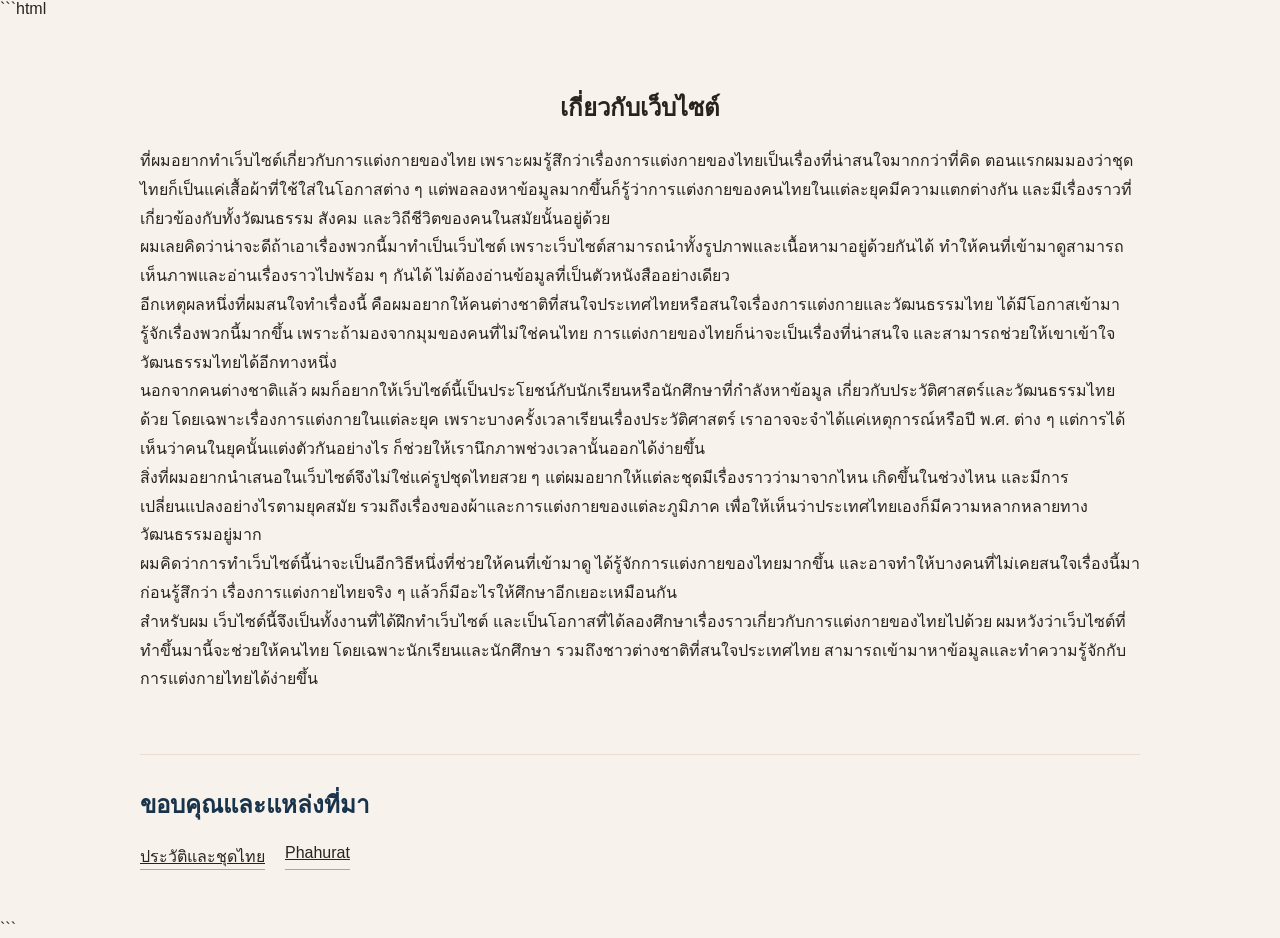
<file: about.html>
```html
<!DOCTYPE html>
<html lang="th">

<head>
    <meta charset="UTF-8">
    <meta name="viewport" content="width=device-width, initial-scale=1.0">
    <title>เกี่ยวกับเรา</title>
    <link rel="stylesheet" href="about.css">
</head>

<body>
    <main>
        <section class="about-container">

            <div class="text">
                <h1>เกี่ยวกับเว็บไซต์</h1>

                <p>
                    ที่ผมอยากทำเว็บไซต์เกี่ยวกับการแต่งกายของไทย
                    เพราะผมรู้สึกว่าเรื่องการแต่งกายของไทยเป็นเรื่องที่น่าสนใจมากกว่าที่คิด
                    ตอนแรกผมมองว่าชุดไทยก็เป็นแค่เสื้อผ้าที่ใช้ใส่ในโอกาสต่าง ๆ
                    แต่พอลองหาข้อมูลมากขึ้นก็รู้ว่าการแต่งกายของคนไทยในแต่ละยุคมีความแตกต่างกัน
                    และมีเรื่องราวที่เกี่ยวข้องกับทั้งวัฒนธรรม สังคม และวิถีชีวิตของคนในสมัยนั้นอยู่ด้วย
                </p>

                <p>
                    ผมเลยคิดว่าน่าจะดีถ้าเอาเรื่องพวกนี้มาทำเป็นเว็บไซต์
                    เพราะเว็บไซต์สามารถนำทั้งรูปภาพและเนื้อหามาอยู่ด้วยกันได้
                    ทำให้คนที่เข้ามาดูสามารถเห็นภาพและอ่านเรื่องราวไปพร้อม ๆ กันได้
                    ไม่ต้องอ่านข้อมูลที่เป็นตัวหนังสืออย่างเดียว
                </p>

                <p>
                    อีกเหตุผลหนึ่งที่ผมสนใจทำเรื่องนี้
                    คือผมอยากให้คนต่างชาติที่สนใจประเทศไทยหรือสนใจเรื่องการแต่งกายและวัฒนธรรมไทย
                    ได้มีโอกาสเข้ามารู้จักเรื่องพวกนี้มากขึ้น
                    เพราะถ้ามองจากมุมของคนที่ไม่ใช่คนไทย
                    การแต่งกายของไทยก็น่าจะเป็นเรื่องที่น่าสนใจ
                    และสามารถช่วยให้เขาเข้าใจวัฒนธรรมไทยได้อีกทางหนึ่ง
                </p>

                <p>
                    นอกจากคนต่างชาติแล้ว
                    ผมก็อยากให้เว็บไซต์นี้เป็นประโยชน์กับนักเรียนหรือนักศึกษาที่กำลังหาข้อมูล
                    เกี่ยวกับประวัติศาสตร์และวัฒนธรรมไทยด้วย
                    โดยเฉพาะเรื่องการแต่งกายในแต่ละยุค
                    เพราะบางครั้งเวลาเรียนเรื่องประวัติศาสตร์
                    เราอาจจะจำได้แค่เหตุการณ์หรือปี พ.ศ. ต่าง ๆ
                    แต่การได้เห็นว่าคนในยุคนั้นแต่งตัวกันอย่างไร
                    ก็ช่วยให้เรานึกภาพช่วงเวลานั้นออกได้ง่ายขึ้น
                </p>

                <p>
                    สิ่งที่ผมอยากนำเสนอในเว็บไซต์จึงไม่ใช่แค่รูปชุดไทยสวย ๆ
                    แต่ผมอยากให้แต่ละชุดมีเรื่องราวว่ามาจากไหน
                    เกิดขึ้นในช่วงไหน และมีการเปลี่ยนแปลงอย่างไรตามยุคสมัย
                    รวมถึงเรื่องของผ้าและการแต่งกายของแต่ละภูมิภาค
                    เพื่อให้เห็นว่าประเทศไทยเองก็มีความหลากหลายทางวัฒนธรรมอยู่มาก
                </p>

                <p>
                    ผมคิดว่าการทำเว็บไซต์นี้น่าจะเป็นอีกวิธีหนึ่งที่ช่วยให้คนที่เข้ามาดู
                    ได้รู้จักการแต่งกายของไทยมากขึ้น
                    และอาจทำให้บางคนที่ไม่เคยสนใจเรื่องนี้มาก่อนรู้สึกว่า
                    เรื่องการแต่งกายไทยจริง ๆ แล้วก็มีอะไรให้ศึกษาอีกเยอะเหมือนกัน
                </p>

                <p>
                    สำหรับผม เว็บไซต์นี้จึงเป็นทั้งงานที่ได้ฝึกทำเว็บไซต์
                    และเป็นโอกาสที่ได้ลองศึกษาเรื่องราวเกี่ยวกับการแต่งกายของไทยไปด้วย
                    ผมหวังว่าเว็บไซต์ที่ทำขึ้นมานี้จะช่วยให้คนไทย
                    โดยเฉพาะนักเรียนและนักศึกษา
                    รวมถึงชาวต่างชาติที่สนใจประเทศไทย
                    สามารถเข้ามาหาข้อมูลและทำความรู้จักกับการแต่งกายไทยได้ง่ายขึ้น
                </p>
            </div>

            <div class="source">
                <h2>ขอบคุณและแหล่งที่มา</h2>

                <div class="link-contact">
                    <a href="https://qsds.go.th/newqssclei" target="_blank">
                        ประวัติและชุดไทย
                    </a>
                    <a href="https://www.phahurat.com/" target="_blank">
                        Phahurat
                    </a>
                </div>
            </div>

        </section>
    </main>
</body>

</html>
```
</file>
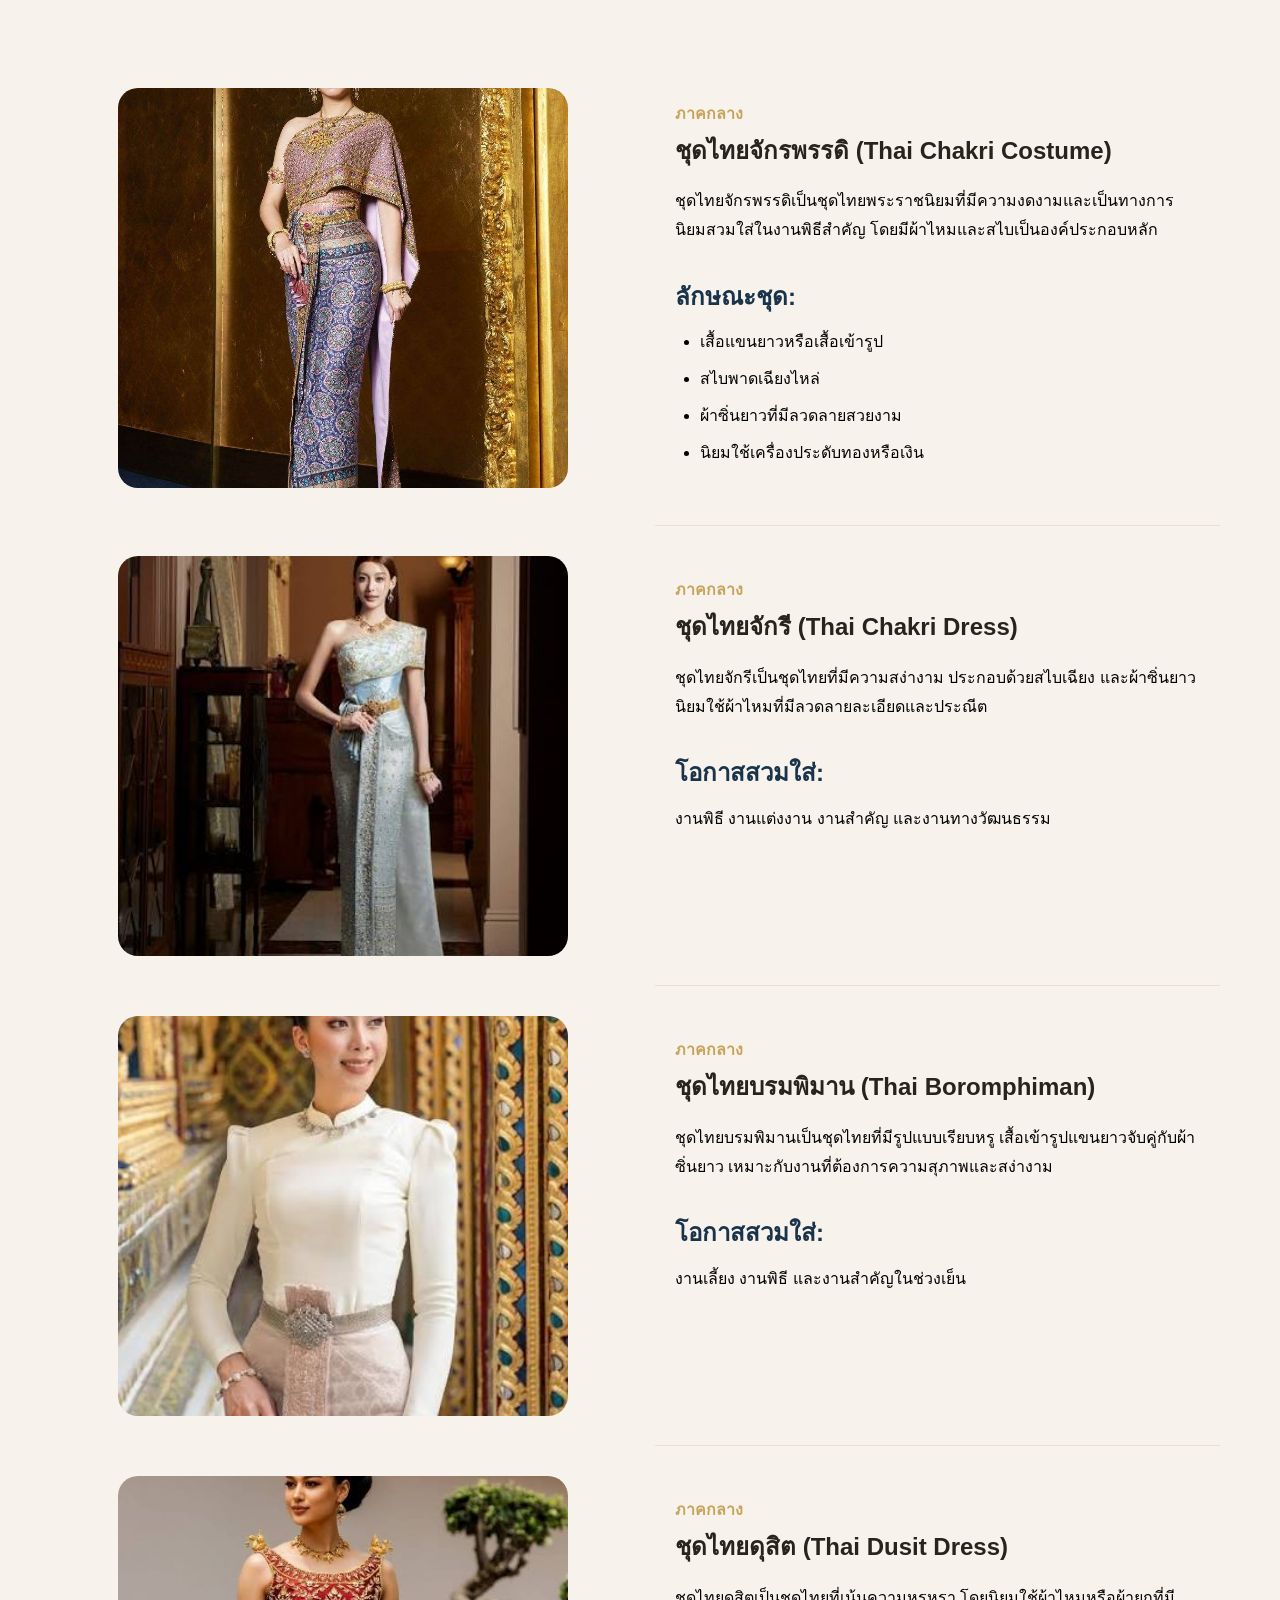
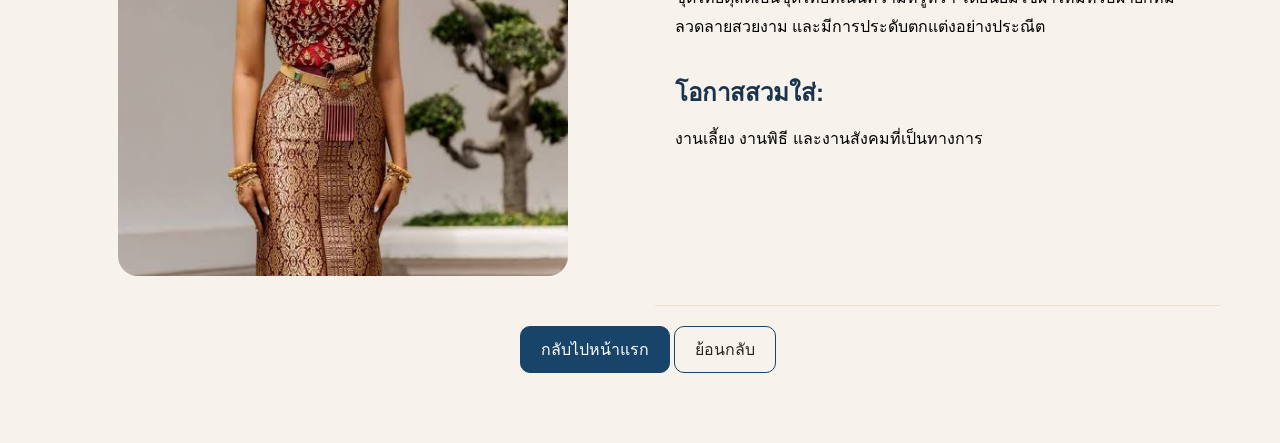
<file: costume_central.html>
<!DOCTYPE html>
<html lang="th">

<head>
    <meta charset="UTF-8">
    <meta name="viewport" content="width=device-width, initial-scale=1.0">
    <title>การแต่งกายพื้นเมืองภาคกลาง</title>
    <link rel="stylesheet" href="costume_central.css">
</head>

<body>

    <main>
        <section class="costume-container">

            <div class="costume-content">
                <div class="costume-image">
                    <img src="/img/central.png" alt="ชุดไทยจักรพรรดิ">
                </div>

                <div class="costume-detail">
                    <p>ภาคกลาง</p>
                    <h1>ชุดไทยจักรพรรดิ (Thai Chakri Costume)</h1>

                    <p>
                        ชุดไทยจักรพรรดิเป็นชุดไทยพระราชนิยมที่มีความงดงามและเป็นทางการ
                        นิยมสวมใส่ในงานพิธีสำคัญ โดยมีผ้าไหมและสไบเป็นองค์ประกอบหลัก
                    </p>

                    <h2>ลักษณะชุด:</h2>

                    <ul>
                        <li>เสื้อแขนยาวหรือเสื้อเข้ารูป</li>
                        <li>สไบพาดเฉียงไหล่</li>
                        <li>ผ้าซิ่นยาวที่มีลวดลายสวยงาม</li>
                        <li>นิยมใช้เครื่องประดับทองหรือเงิน</li>
                    </ul>
                </div>
            </div>

            <div class="costume-content">
                <div class="costume-image">
                    <img src="/img/central-1.png" alt="ชุดไทยจักรี">
                </div>

                <div class="costume-detail">
                    <p>ภาคกลาง</p>
                    <h1>ชุดไทยจักรี (Thai Chakri Dress)</h1>

                    <p>
                        ชุดไทยจักรีเป็นชุดไทยที่มีความสง่างาม ประกอบด้วยสไบเฉียง
                        และผ้าซิ่นยาว นิยมใช้ผ้าไหมที่มีลวดลายละเอียดและประณีต
                    </p>

                    <h2>โอกาสสวมใส่:</h2>

                    <p>
                        งานพิธี งานแต่งงาน งานสำคัญ และงานทางวัฒนธรรม
                    </p>
                </div>
            </div>

            <div class="costume-content">
                <div class="costume-image">
                    <img src="/img/central-2.png" alt="ชุดไทยบรมพิมาน">
                </div>

                <div class="costume-detail">
                    <p>ภาคกลาง</p>
                    <h1>ชุดไทยบรมพิมาน (Thai Boromphiman)</h1>

                    <p>
                        ชุดไทยบรมพิมานเป็นชุดไทยที่มีรูปแบบเรียบหรู
                        เสื้อเข้ารูปแขนยาวจับคู่กับผ้าซิ่นยาว
                        เหมาะกับงานที่ต้องการความสุภาพและสง่างาม
                    </p>

                    <h2>โอกาสสวมใส่:</h2>

                    <p>
                        งานเลี้ยง งานพิธี และงานสำคัญในช่วงเย็น
                    </p>
                </div>
            </div>

            <div class="costume-content">
                <div class="costume-image">
                    <img src="/img/central-3.png" alt="ชุดไทยดุสิต">
                </div>

                <div class="costume-detail">
                    <p>ภาคกลาง</p>
                    <h1>ชุดไทยดุสิต (Thai Dusit Dress)</h1>

                    <p>
                        ชุดไทยดุสิตเป็นชุดไทยที่เน้นความหรูหรา
                        โดยนิยมใช้ผ้าไหมหรือผ้ายกที่มีลวดลายสวยงาม
                        และมีการประดับตกแต่งอย่างประณีต
                    </p>

                    <h2>โอกาสสวมใส่:</h2>

                    <p>
                        งานเลี้ยง งานพิธี และงานสังคมที่เป็นทางการ
                    </p>
                </div>
            </div>
            <div class="btn-link">
                    <a href="index.html" class="btn-goTo-home">กลับไปหน้าแรก</a>
                 <a href="/regions.html" class="btn-goBackTo-home">ย้อนกลับ</a>
            </div>
        </section>
    </main>

</body>

</html>
</file>
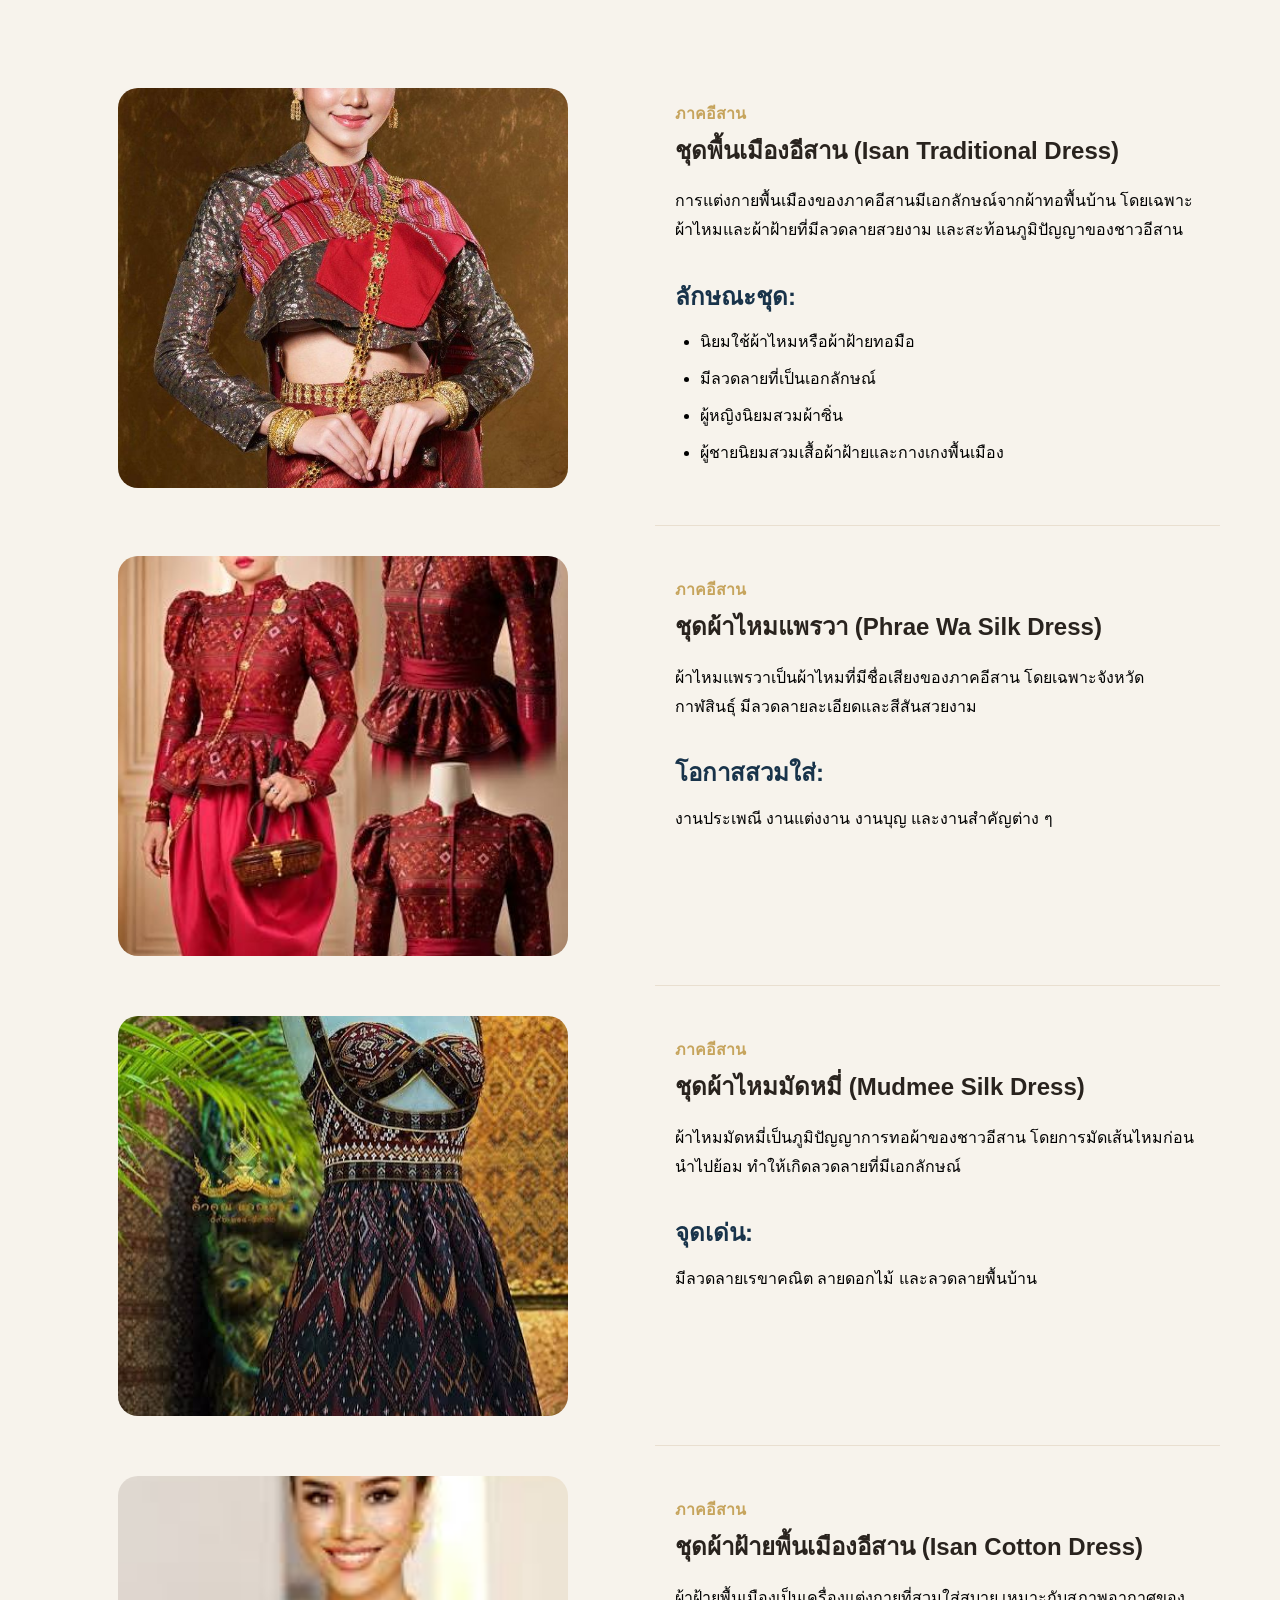
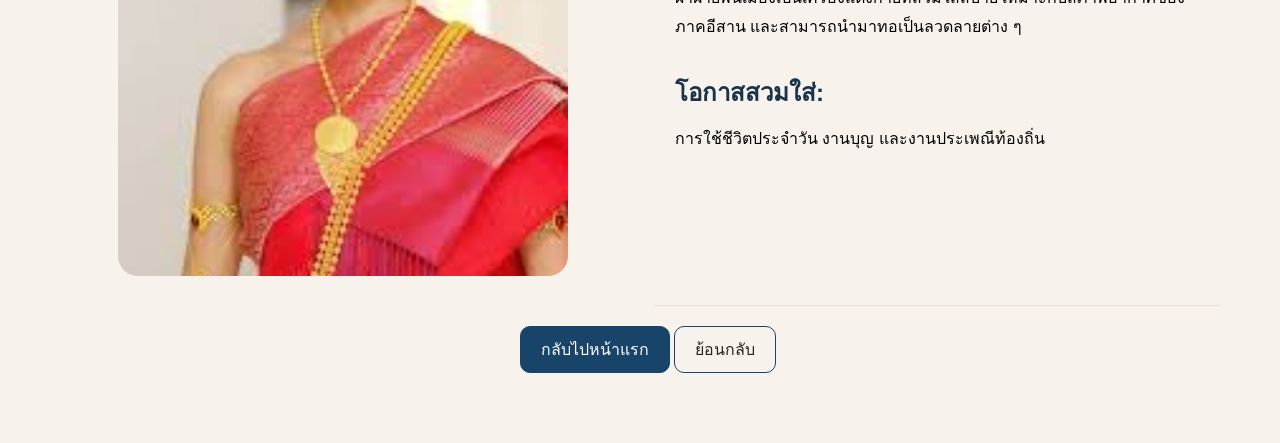
<file: costume_northeastern.html>
<!DOCTYPE html>
<html lang="th">

<head>
    <meta charset="UTF-8">
    <meta name="viewport" content="width=device-width, initial-scale=1.0">
    <title>การแต่งกายพื้นเมืองภาคอีสาน</title>
    <link rel="stylesheet" href="costume_northeastern.css">
</head>

<body>

    <main>
        <section class="costume-container">
            <div class="costume-content">
                <div class="costume-image">
                    <img src="/img/northeastern.png" alt="ชุดพื้นเมืองอีสาน">
                </div>

                <div class="costume-detail">
                    <p>ภาคอีสาน</p>
                    <h1>ชุดพื้นเมืองอีสาน (Isan Traditional Dress)</h1>

                    <p>
                        การแต่งกายพื้นเมืองของภาคอีสานมีเอกลักษณ์จากผ้าทอพื้นบ้าน
                        โดยเฉพาะผ้าไหมและผ้าฝ้ายที่มีลวดลายสวยงาม
                        และสะท้อนภูมิปัญญาของชาวอีสาน
                    </p>

                    <h2>ลักษณะชุด:</h2>

                    <ul>
                        <li>นิยมใช้ผ้าไหมหรือผ้าฝ้ายทอมือ</li>
                        <li>มีลวดลายที่เป็นเอกลักษณ์</li>
                        <li>ผู้หญิงนิยมสวมผ้าซิ่น</li>
                        <li>ผู้ชายนิยมสวมเสื้อผ้าฝ้ายและกางเกงพื้นเมือง</li>
                    </ul>
                </div>
            </div>

            <div class="costume-content">
                <div class="costume-image">
                    <img src="/img/northeastern-1.png" alt="ผ้าไหมแพรวา">
                </div>

                <div class="costume-detail">
                    <p>ภาคอีสาน</p>
                    <h1>ชุดผ้าไหมแพรวา (Phrae Wa Silk Dress)</h1>

                    <p>
                        ผ้าไหมแพรวาเป็นผ้าไหมที่มีชื่อเสียงของภาคอีสาน
                        โดยเฉพาะจังหวัดกาฬสินธุ์ มีลวดลายละเอียดและสีสันสวยงาม
                    </p>

                    <h2>โอกาสสวมใส่:</h2>

                    <p>
                        งานประเพณี งานแต่งงาน งานบุญ และงานสำคัญต่าง ๆ
                    </p>
                </div>
            </div>

            <div class="costume-content">
                <div class="costume-image">
                    <img src="/img/northeastern-2.png" alt="ชุดผ้าไหมมัดหมี่">
                </div>

                <div class="costume-detail">
                    <p>ภาคอีสาน</p>
                    <h1>ชุดผ้าไหมมัดหมี่ (Mudmee Silk Dress)</h1>

                    <p>
                        ผ้าไหมมัดหมี่เป็นภูมิปัญญาการทอผ้าของชาวอีสาน
                        โดยการมัดเส้นไหมก่อนนำไปย้อม ทำให้เกิดลวดลายที่มีเอกลักษณ์
                    </p>

                    <h2>จุดเด่น:</h2>

                    <p>
                        มีลวดลายเรขาคณิต ลายดอกไม้ และลวดลายพื้นบ้าน
                    </p>
                </div>
            </div>

            <div class="costume-content">
                <div class="costume-image">
                    <img src="/img/northeastern-3.png" alt="ชุดผ้าฝ้ายอีสาน">
                </div>

                <div class="costume-detail">
                    <p>ภาคอีสาน</p>
                    <h1>ชุดผ้าฝ้ายพื้นเมืองอีสาน (Isan Cotton Dress)</h1>

                    <p>
                        ผ้าฝ้ายพื้นเมืองเป็นเครื่องแต่งกายที่สวมใส่สบาย
                        เหมาะกับสภาพอากาศของภาคอีสาน และสามารถนำมาทอเป็นลวดลายต่าง ๆ
                    </p>

                    <h2>โอกาสสวมใส่:</h2>

                    <p>
                        การใช้ชีวิตประจำวัน งานบุญ และงานประเพณีท้องถิ่น
                    </p>
                </div>
            </div>
            <div class="btn-link">
                    <a href="index.html" class="btn-goTo-home">กลับไปหน้าแรก</a>
                 <a href="/regions.html" class="btn-goBackTo-home">ย้อนกลับ</a>
            </div>
        </section>
    </main>

</body>

</html>
</file>
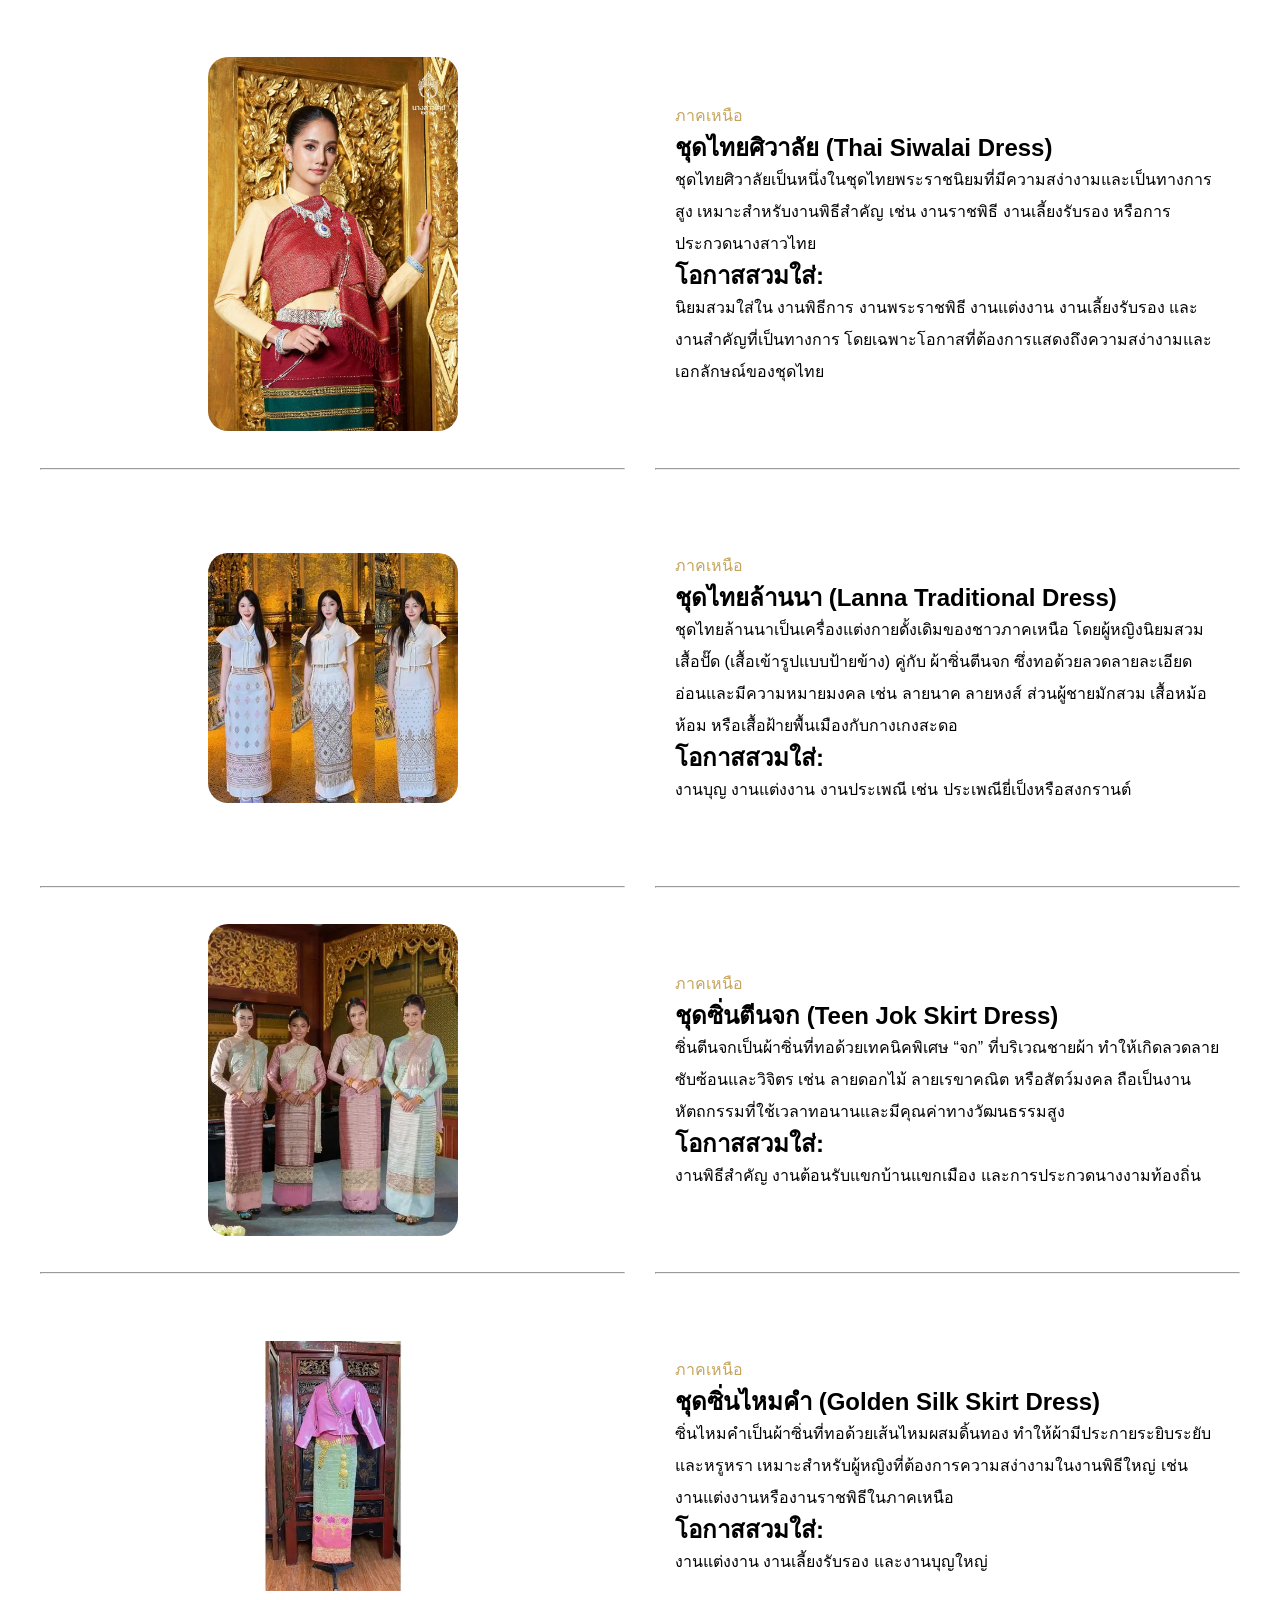
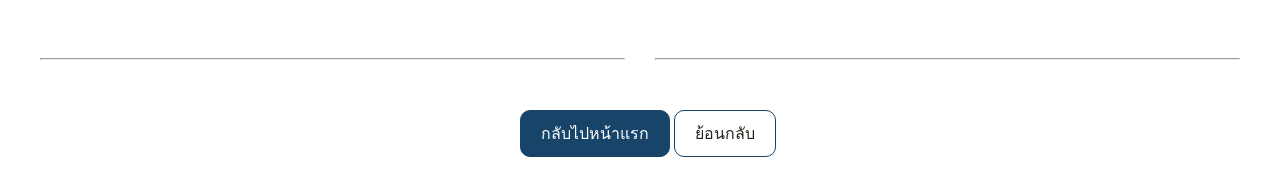
<file: costume_northern.html>
<!DOCTYPE html>
<html lang="en">

<head>
    <meta charset="UTF-8">
    <meta name="viewport" content="width=device-width, initial-scale=1.0">
    <title>Document</title>
    <link rel="stylesheet" href="costume_northern.css">
</head>

<body>
    <main>
        <section class="costume-container">
            <div class="costume-content">
                <div class="costume-imgae">
                    <img src="/img/northern.png" alt="" width="250px">
                </div>
                <div class="costume-detail">
                    <p>ภาคเหนือ</p>
                    <h1>ชุดไทยศิวาลัย (Thai Siwalai Dress)</h1>
                    <span>ชุดไทยศิวาลัยเป็นหนึ่งในชุดไทยพระราชนิยมที่มีความสง่างามและเป็นทางการสูง
                        เหมาะสำหรับงานพิธีสำคัญ
                        เช่น งานราชพิธี งานเลี้ยงรับรอง หรือการประกวดนางสาวไทย</span>
                    <h2>โอกาสสวมใส่: </h2>
                    <span>นิยมสวมใส่ใน งานพิธีการ งานพระราชพิธี งานแต่งงาน งานเลี้ยงรับรอง และงานสำคัญที่เป็นทางการ
                        โดยเฉพาะโอกาสที่ต้องการแสดงถึงความสง่างามและเอกลักษณ์ของชุดไทย</span>
                </div>
                <hr>
            </div>
            <hr>
            <div class="costume-content">
                <div class="costume-imgae">
                    <img src="/img/northern-1.png" alt="" width="250px">
                </div>
                <div class="costume-detail">
                    <p>ภาคเหนือ</p>
                    <h1>ชุดไทยล้านนา (Lanna Traditional Dress)</h1>
                    <span>ชุดไทยล้านนาเป็นเครื่องแต่งกายดั้งเดิมของชาวภาคเหนือ โดยผู้หญิงนิยมสวม เสื้อปั๊ด
                        (เสื้อเข้ารูปแบบป้ายข้าง) คู่กับ ผ้าซิ่นตีนจก ซึ่งทอด้วยลวดลายละเอียดอ่อนและมีความหมายมงคล เช่น
                        ลายนาค ลายหงส์ ส่วนผู้ชายมักสวม เสื้อหม้อห้อม หรือเสื้อฝ้ายพื้นเมืองกับกางเกงสะดอ</span>
                    <h2>โอกาสสวมใส่: </h2>
                    <span>งานบุญ งานแต่งงาน งานประเพณี เช่น ประเพณียี่เป็งหรือสงกรานต์</span>
                </div>
                <hr>
            </div>
            <hr>
            <div class="costume-content">
                <div class="costume-imgae">
                    <img src="/img/northern-2.png" alt="" width="250px">
                </div>
                <div class="costume-detail">
                    <p>ภาคเหนือ</p>
                    <h1>ชุดซิ่นตีนจก (Teen Jok Skirt Dress)</h1>
                    <span>ซิ่นตีนจกเป็นผ้าซิ่นที่ทอด้วยเทคนิคพิเศษ “จก” ที่บริเวณชายผ้า ทำให้เกิดลวดลายซับซ้อนและวิจิตร
                        เช่น ลายดอกไม้ ลายเรขาคณิต หรือสัตว์มงคล
                        ถือเป็นงานหัตถกรรมที่ใช้เวลาทอนานและมีคุณค่าทางวัฒนธรรมสูง</span>
                    <h2>โอกาสสวมใส่:</h2>
                    <span>งานพิธีสำคัญ งานต้อนรับแขกบ้านแขกเมือง และการประกวดนางงามท้องถิ่น</span>
                </div>
                <hr>
            </div>
            <hr>
            <div class="costume-content">
                <div class="costume-imgae">
                    <img src="/img/northern-3.png" alt="" width="250px">
                </div>
                <div class="costume-detail">
                    <p>ภาคเหนือ</p>
                    <h1>ชุดซิ่นไหมคำ (Golden Silk Skirt Dress)</h1>
                    <span>ซิ่นไหมคำเป็นผ้าซิ่นที่ทอด้วยเส้นไหมผสมดิ้นทอง ทำให้ผ้ามีประกายระยิบระยับและหรูหรา
                        เหมาะสำหรับผู้หญิงที่ต้องการความสง่างามในงานพิธีใหญ่ เช่น
                        งานแต่งงานหรืองานราชพิธีในภาคเหนือ</span>
                    <h2>โอกาสสวมใส่:</h2>
                    <span>งานแต่งงาน งานเลี้ยงรับรอง และงานบุญใหญ่</span>
                </div>
                <hr>
            </div>
            <hr>
            <div class="btn-link">
                    <a href="index.html" class="btn-goTo-home">กลับไปหน้าแรก</a>
                 <a href="/regions.html" class="btn-goBackTo-home">ย้อนกลับ</a>
            </div>
        </section>
    </main>
</body>

</html>
</file>
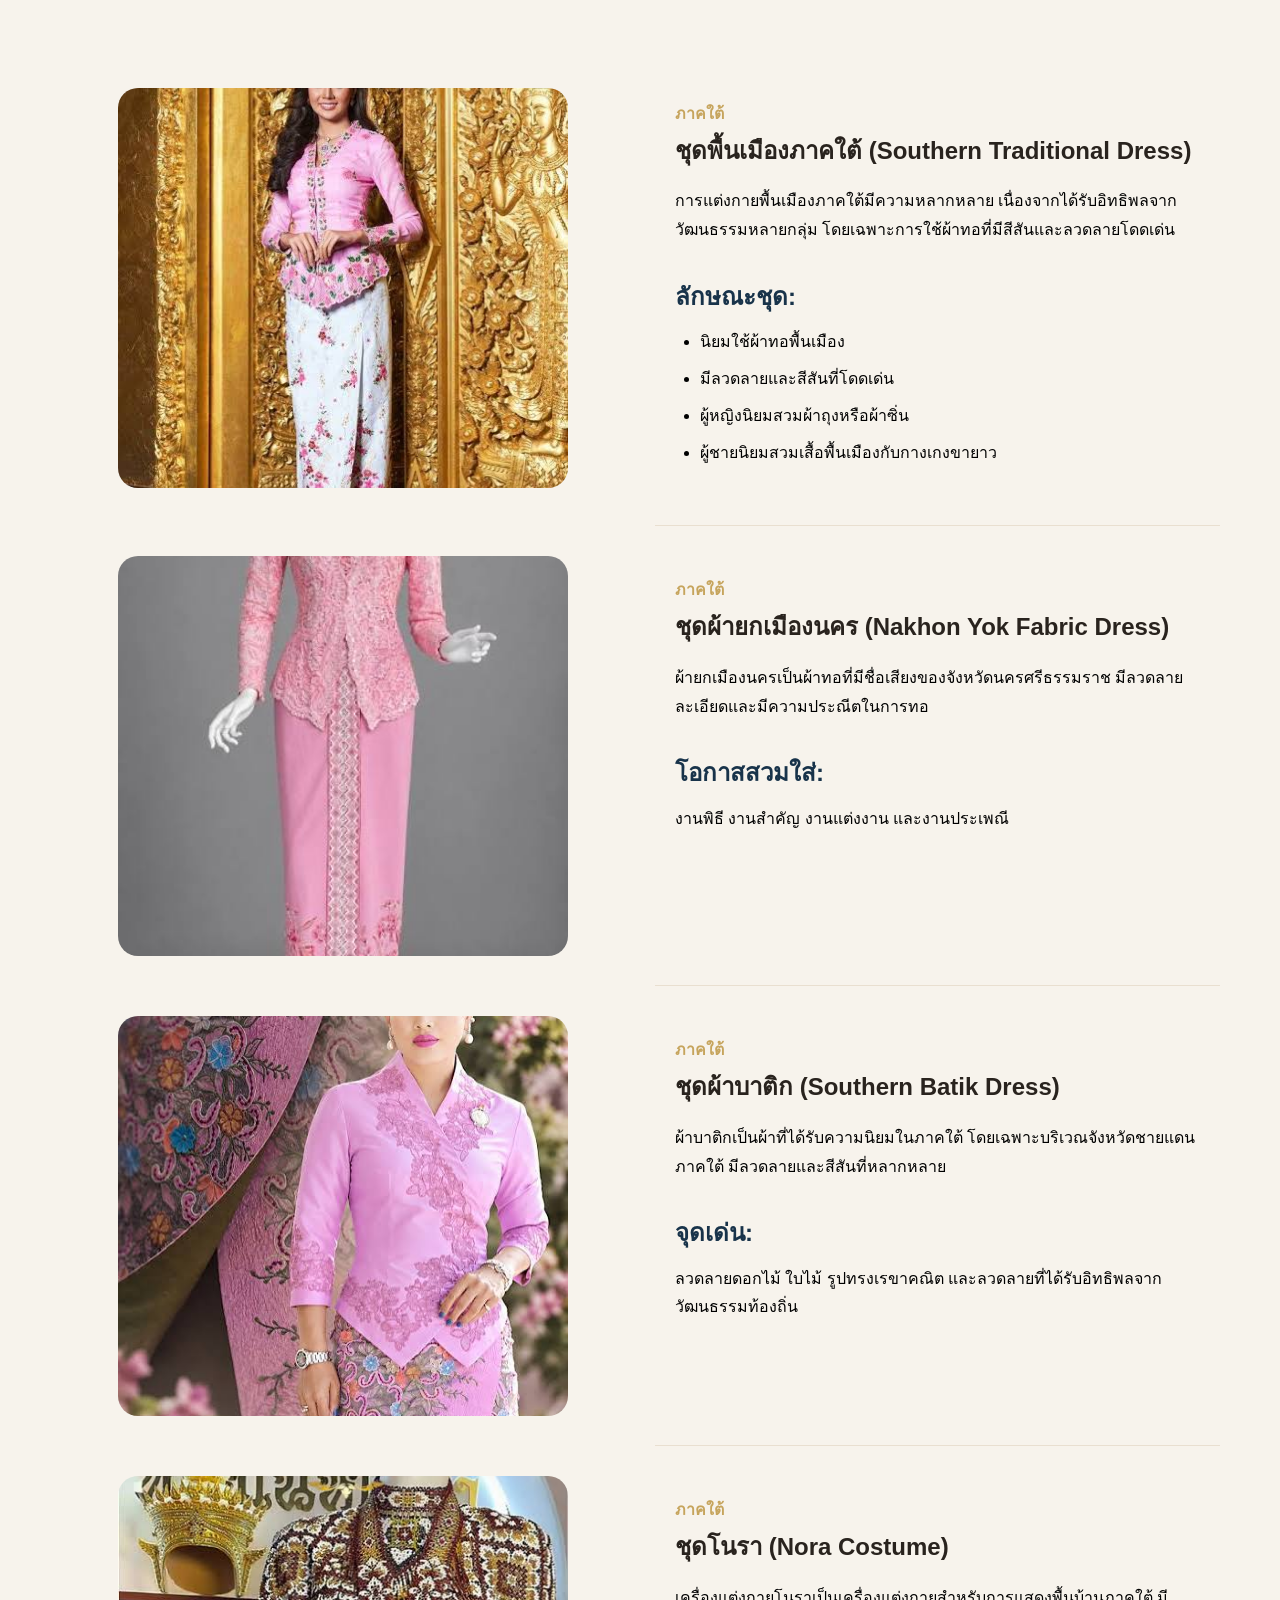
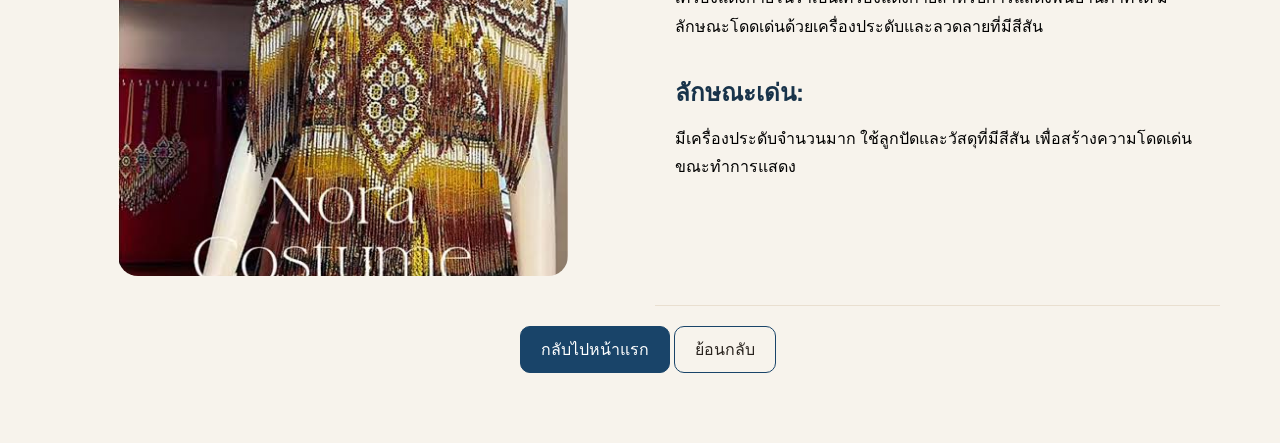
<file: costume_southern.html>
<!DOCTYPE html>
<html lang="th">

<head>
    <meta charset="UTF-8">
    <meta name="viewport" content="width=device-width, initial-scale=1.0">
    <title>การแต่งกายพื้นเมืองภาคใต้</title>
    <link rel="stylesheet" href="costume_southern.css">
</head>

<body>

    <main>
        <section class="costume-container">

            <div class="costume-content">
                <div class="costume-image">
                    <img src="/img/southern.png" alt="ชุดพื้นเมืองภาคใต้">
                </div>

                <div class="costume-detail">
                    <p>ภาคใต้</p>
                    <h1>ชุดพื้นเมืองภาคใต้ (Southern Traditional Dress)</h1>

                    <p>
                        การแต่งกายพื้นเมืองภาคใต้มีความหลากหลาย
                        เนื่องจากได้รับอิทธิพลจากวัฒนธรรมหลายกลุ่ม
                        โดยเฉพาะการใช้ผ้าทอที่มีสีสันและลวดลายโดดเด่น
                    </p>

                    <h2>ลักษณะชุด:</h2>

                    <ul>
                        <li>นิยมใช้ผ้าทอพื้นเมือง</li>
                        <li>มีลวดลายและสีสันที่โดดเด่น</li>
                        <li>ผู้หญิงนิยมสวมผ้าถุงหรือผ้าซิ่น</li>
                        <li>ผู้ชายนิยมสวมเสื้อพื้นเมืองกับกางเกงขายาว</li>
                    </ul>
                </div>
            </div>

            <div class="costume-content">
                <div class="costume-image">
                    <img src="/img/southern-1.png" alt="ชุดผ้ายกเมืองนคร">
                </div>

                <div class="costume-detail">
                    <p>ภาคใต้</p>
                    <h1>ชุดผ้ายกเมืองนคร (Nakhon Yok Fabric Dress)</h1>

                    <p>
                        ผ้ายกเมืองนครเป็นผ้าทอที่มีชื่อเสียงของจังหวัดนครศรีธรรมราช
                        มีลวดลายละเอียดและมีความประณีตในการทอ
                    </p>

                    <h2>โอกาสสวมใส่:</h2>

                    <p>
                        งานพิธี งานสำคัญ งานแต่งงาน และงานประเพณี
                    </p>
                </div>
            </div>

            <div class="costume-content">
                <div class="costume-image">
                    <img src="/img/southern-2.png" alt="ชุดบาติกภาคใต้">
                </div>

                <div class="costume-detail">
                    <p>ภาคใต้</p>
                    <h1>ชุดผ้าบาติก (Southern Batik Dress)</h1>

                    <p>
                        ผ้าบาติกเป็นผ้าที่ได้รับความนิยมในภาคใต้
                        โดยเฉพาะบริเวณจังหวัดชายแดนภาคใต้
                        มีลวดลายและสีสันที่หลากหลาย
                    </p>

                    <h2>จุดเด่น:</h2>

                    <p>
                        ลวดลายดอกไม้ ใบไม้ รูปทรงเรขาคณิต
                        และลวดลายที่ได้รับอิทธิพลจากวัฒนธรรมท้องถิ่น
                    </p>
                </div>
            </div>

            <div class="costume-content">
                <div class="costume-image">
                    <img src="/img/southern-3.png" alt="ชุดโนรา">
                </div>

                <div class="costume-detail">
                    <p>ภาคใต้</p>
                    <h1>ชุดโนรา (Nora Costume)</h1>

                    <p>
                        เครื่องแต่งกายโนราเป็นเครื่องแต่งกายสำหรับการแสดงพื้นบ้านภาคใต้
                        มีลักษณะโดดเด่นด้วยเครื่องประดับและลวดลายที่มีสีสัน
                    </p>

                    <h2>ลักษณะเด่น:</h2>

                    <p>
                        มีเครื่องประดับจำนวนมาก ใช้ลูกปัดและวัสดุที่มีสีสัน
                        เพื่อสร้างความโดดเด่นขณะทำการแสดง
                    </p>
                </div>
            </div>
            <div class="btn-link">
                    <a href="index.html" class="btn-goTo-home">กลับไปหน้าแรก</a>
                 <a href="/regions.html" class="btn-goBackTo-home">ย้อนกลับ</a>
            </div>
        </section>
    </main>

</body>

</html>
</file>
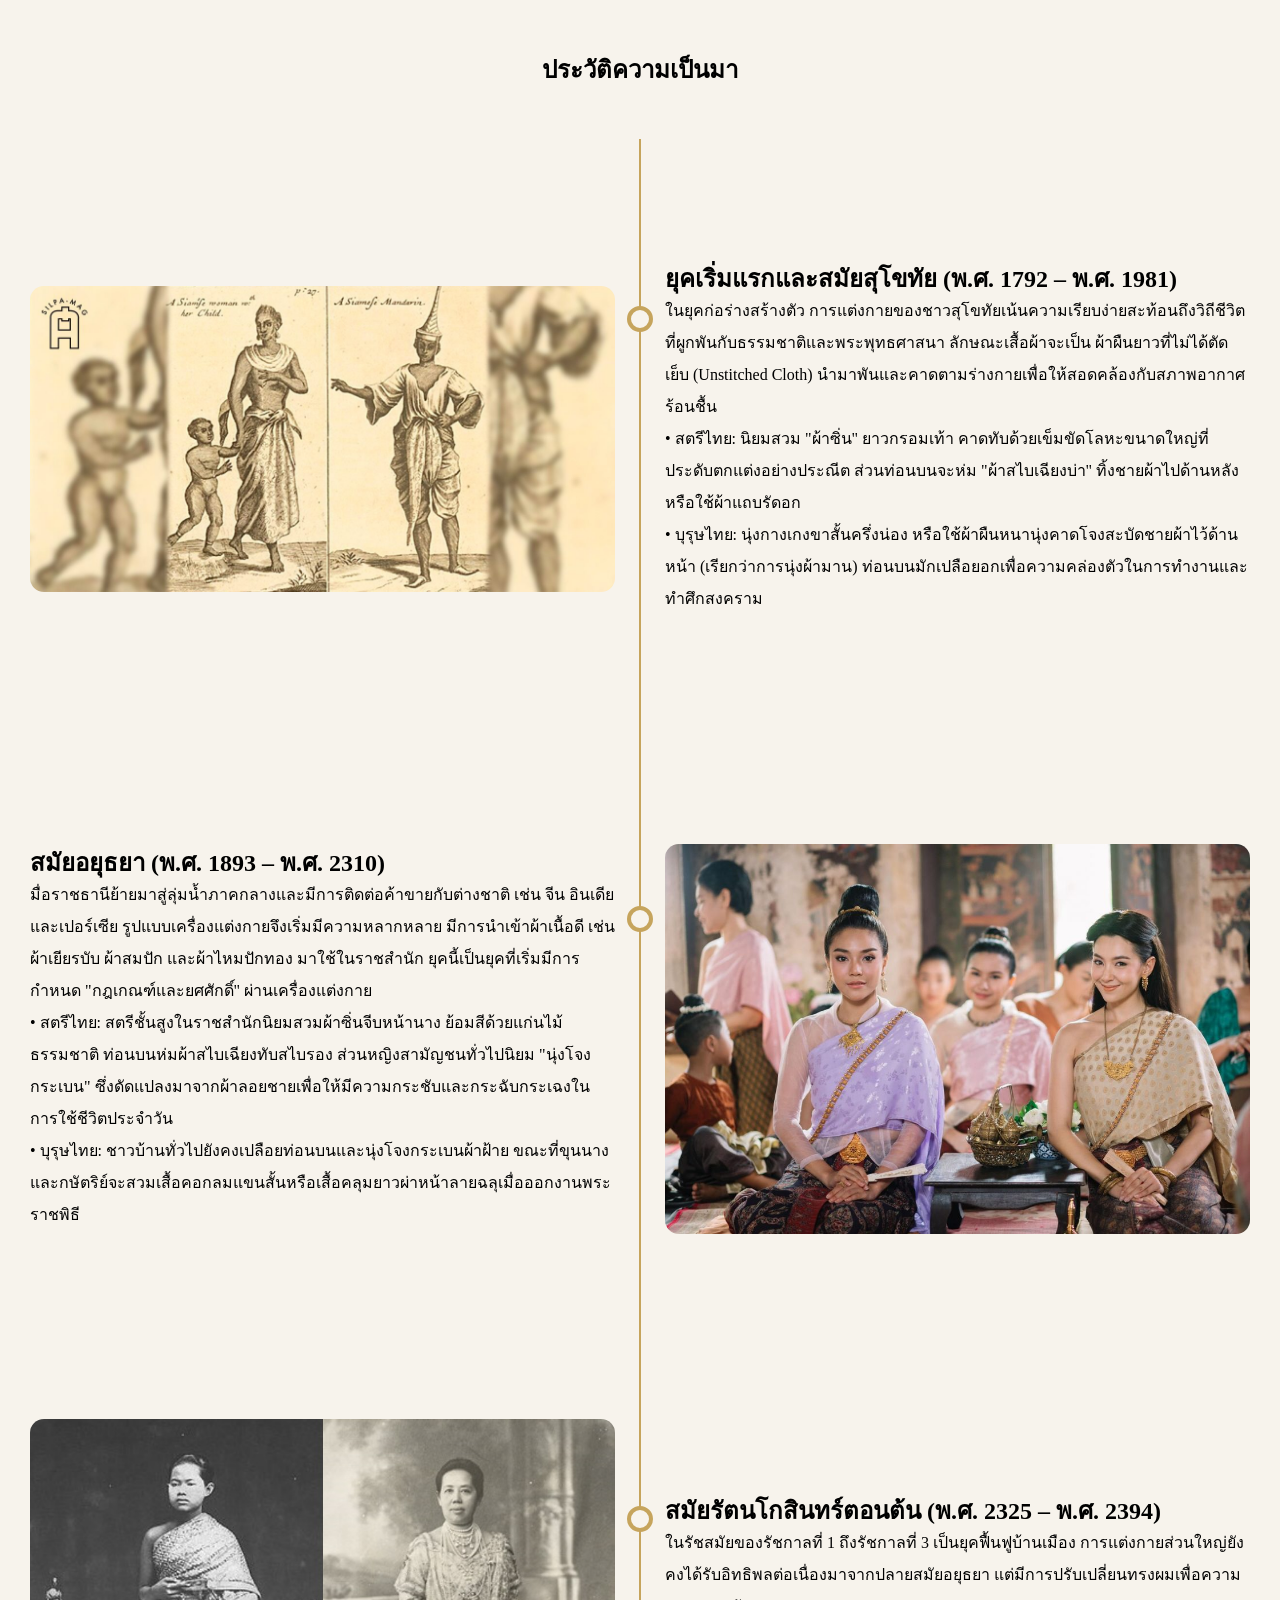
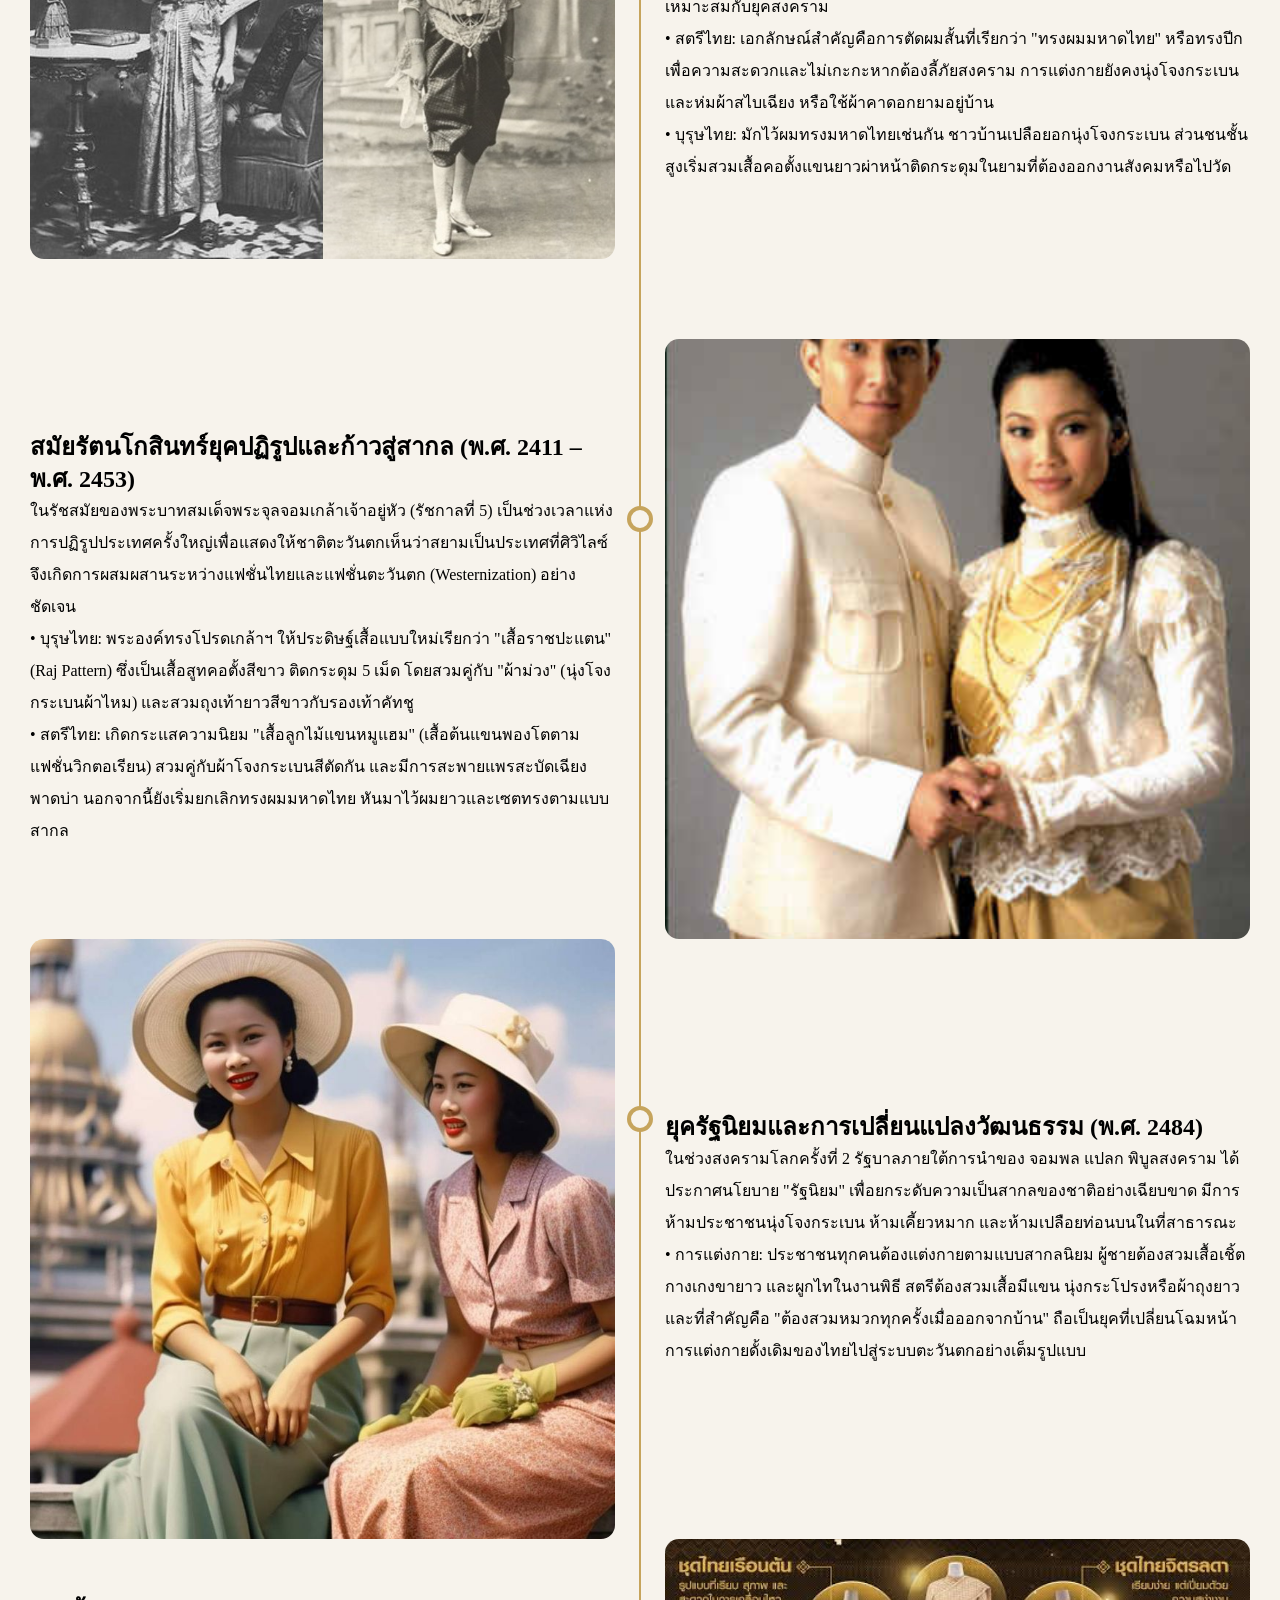
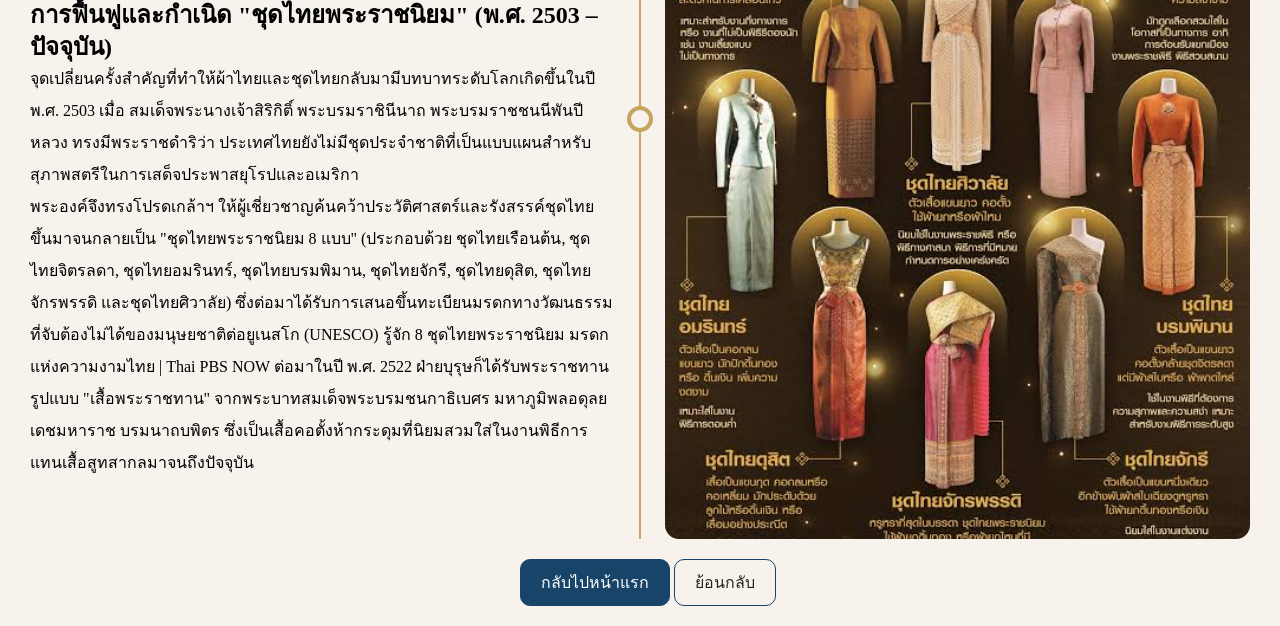
<file: history.html>
<!DOCTYPE html>
<html lang="en">

<head>
    <meta charset="UTF-8">
    <meta name="viewport" content="width=device-width, initial-scale=1.0">
    <title>ประวัติความเป็นมา</title>
    <link rel="stylesheet" href="history.css">
</head>

<body>
    <main>
        <section class="history-container">
            <h1 class="title">ประวัติความเป็นมา</h1>
            <div class="history-content">
                <div class="card-history">
                    <div class="history-image">
                        <img src="/img/สุโขทัย.png" alt="" width="500px">
                    </div>
                    <div class="history-detail">
                        <h1> ยุคเริ่มแรกและสมัยสุโขทัย (พ.ศ. 1792 – พ.ศ. 1981)</h1>
                        <span>ในยุคก่อร่างสร้างตัว
                            การแต่งกายของชาวสุโขทัยเน้นความเรียบง่ายสะท้อนถึงวิถีชีวิตที่ผูกพันกับธรรมชาติและพระพุทธศาสนา
                            ลักษณะเสื้อผ้าจะเป็น ผ้าผืนยาวที่ไม่ได้ตัดเย็บ (Unstitched Cloth)
                            นำมาพันและคาดตามร่างกายเพื่อให้สอดคล้องกับสภาพอากาศร้อนชื้น
                            <p> • สตรีไทย: นิยมสวม "ผ้าซิ่น" ยาวกรอมเท้า
                                คาดทับด้วยเข็มขัดโลหะขนาดใหญ่ที่ประดับตกแต่งอย่างประณีต
                                ส่วนท่อนบนจะห่ม "ผ้าสไบเฉียงบ่า" ทิ้งชายผ้าไปด้านหลัง หรือใช้ผ้าแถบรัดอก
                            </p>
                            <p> • บุรุษไทย: นุ่งกางเกงขาสั้นครึ่งน่อง หรือใช้ผ้าผืนหนานุ่งคาดโจงสะบัดชายผ้าไว้ด้านหน้า
                                (เรียกว่าการนุ่งผ้ามาน) ท่อนบนมักเปลือยอกเพื่อความคล่องตัวในการทำงานและทำศึกสงคราม</p>
                        </span>
                    </div>
                </div>
                <div class="card-history">
                    <div class="history-image">
                        <img src="/img/อยุธยา.png" alt="" width="500px">
                    </div>
                    <div class="history-detail">
                        <h1> สมัยอยุธยา (พ.ศ. 1893 – พ.ศ. 2310)</h1>
                        <span>มื่อราชธานีย้ายมาสู่ลุ่มน้ำภาคกลางและมีการติดต่อค้าขายกับต่างชาติ เช่น จีน อินเดีย
                            และเปอร์เซีย รูปแบบเครื่องแต่งกายจึงเริ่มมีความหลากหลาย มีการนำเข้าผ้าเนื้อดี เช่น
                            ผ้าเยียรบับ ผ้าสมปัก และผ้าไหมปักทอง มาใช้ในราชสำนัก ยุคนี้เป็นยุคที่เริ่มมีการกำหนด
                            "กฎเกณฑ์และยศศักดิ์" ผ่านเครื่องแต่งกาย
                            <p> • สตรีไทย: สตรีชั้นสูงในราชสำนักนิยมสวมผ้าซิ่นจีบหน้านาง ย้อมสีด้วยแก่นไม้ธรรมชาติ
                                ท่อนบนห่มผ้าสไบเฉียงทับสไบรอง ส่วนหญิงสามัญชนทั่วไปนิยม "นุ่งโจงกระเบน"
                                ซึ่งดัดแปลงมาจากผ้าลอยชายเพื่อให้มีความกระชับและกระฉับกระเฉงในการใช้ชีวิตประจำวัน
                            </p>
                            <p> • บุรุษไทย: ชาวบ้านทั่วไปยังคงเปลือยท่อนบนและนุ่งโจงกระเบนผ้าฝ้าย
                                ขณะที่ขุนนางและกษัตริย์จะสวมเสื้อคอกลมแขนสั้นหรือเสื้อคลุมยาวผ่าหน้าลายฉลุเมื่อออกงานพระราชพิธี
                            </p>
                        </span>
                    </div>
                </div>
                <div class="card-history">
                    <div class="history-image">
                        <img src="/img/สมัยรัตนโกสินทร์.png" alt="" width="500px">
                    </div>
                    <div class="history-detail">
                        <h1> สมัยรัตนโกสินทร์ตอนต้น (พ.ศ. 2325 – พ.ศ. 2394)</h1>
                        <span>ในรัชสมัยของรัชกาลที่ 1 ถึงรัชกาลที่ 3 เป็นยุคฟื้นฟูบ้านเมือง
                            การแต่งกายส่วนใหญ่ยังคงได้รับอิทธิพลต่อเนื่องมาจากปลายสมัยอยุธยา
                            แต่มีการปรับเปลี่ยนทรงผมเพื่อความเหมาะสมกับยุคสงคราม
                            <p> • สตรีไทย: เอกลักษณ์สำคัญคือการตัดผมสั้นที่เรียกว่า "ทรงผมมหาดไทย" หรือทรงปีก
                                เพื่อความสะดวกและไม่เกะกะหากต้องลี้ภัยสงคราม
                                การแต่งกายยังคงนุ่งโจงกระเบนและห่มผ้าสไบเฉียง หรือใช้ผ้าคาดอกยามอยู่บ้าน
                            </p>
                            <p> • บุรุษไทย: มักไว้ผมทรงมหาดไทยเช่นกัน ชาวบ้านเปลือยอกนุ่งโจงกระเบน
                                ส่วนชนชั้นสูงเริ่มสวมเสื้อคอตั้งแขนยาวผ่าหน้าติดกระดุมในยามที่ต้องออกงานสังคมหรือไปวัด
                            </p>
                        </span>
                    </div>
                </div>
                <div class="card-history">
                    <div class="history-image">
                        <img src="/img/สมัยรัตนโกสินทร์_2411.png" alt="" width="500px">
                    </div>
                    <div class="history-detail">
                        <h1> สมัยรัตนโกสินทร์ยุคปฏิรูปและก้าวสู่สากล (พ.ศ. 2411 – พ.ศ. 2453)</h1>
                        <span>ในรัชสมัยของพระบาทสมเด็จพระจุลจอมเกล้าเจ้าอยู่หัว (รัชกาลที่ 5)
                            เป็นช่วงเวลาแห่งการปฏิรูปประเทศครั้งใหญ่เพื่อแสดงให้ชาติตะวันตกเห็นว่าสยามเป็นประเทศที่ศิวิไลซ์
                            จึงเกิดการผสมผสานระหว่างแฟชั่นไทยและแฟชั่นตะวันตก (Westernization) อย่างชัดเจน
                            <p> • บุรุษไทย: พระองค์ทรงโปรดเกล้าฯ ให้ประดิษฐ์เสื้อแบบใหม่เรียกว่า "เสื้อราชปะแตน" (Raj
                                Pattern) ซึ่งเป็นเสื้อสูทคอตั้งสีขาว ติดกระดุม 5 เม็ด โดยสวมคู่กับ "ผ้าม่วง"
                                (นุ่งโจงกระเบนผ้าไหม) และสวมถุงเท้ายาวสีขาวกับรองเท้าคัทชู
                            </p>
                            <p> • สตรีไทย: เกิดกระแสความนิยม "เสื้อลูกไม้แขนหมูแฮม"
                                (เสื้อต้นแขนพองโตตามแฟชั่นวิกตอเรียน) สวมคู่กับผ้าโจงกระเบนสีตัดกัน
                                และมีการสะพายแพรสะบัดเฉียงพาดบ่า นอกจากนี้ยังเริ่มยกเลิกทรงผมมหาดไทย
                                หันมาไว้ผมยาวและเซตทรงตามแบบสากล
                            </p>
                        </span>
                    </div>
                </div>
                <div class="card-history">
                    <div class="history-image">
                        <img src="/img/2484.png" alt="" width="500px">
                    </div>
                    <div class="history-detail">
                        <h1> ยุครัฐนิยมและการเปลี่ยนแปลงวัฒนธรรม (พ.ศ. 2484)</h1>
                        <span>ในช่วงสงครามโลกครั้งที่ 2 รัฐบาลภายใต้การนำของ จอมพล แปลก พิบูลสงคราม ได้ประกาศนโยบาย
                            "รัฐนิยม" เพื่อยกระดับความเป็นสากลของชาติอย่างเฉียบขาด มีการห้ามประชาชนนุ่งโจงกระเบน
                            ห้ามเคี้ยวหมาก และห้ามเปลือยท่อนบนในที่สาธารณะ
                            <p> • การแต่งกาย: ประชาชนทุกคนต้องแต่งกายตามแบบสากลนิยม ผู้ชายต้องสวมเสื้อเชิ้ต กางเกงขายาว
                                และผูกไทในงานพิธี สตรีต้องสวมเสื้อมีแขน นุ่งกระโปรงหรือผ้าถุงยาว และที่สำคัญคือ
                                "ต้องสวมหมวกทุกครั้งเมื่อออกจากบ้าน"
                                ถือเป็นยุคที่เปลี่ยนโฉมหน้าการแต่งกายดั้งเดิมของไทยไปสู่ระบบตะวันตกอย่างเต็มรูปแบบ
                            </p>
                        </span>
                    </div>
                </div>
                <div class="card-history">
                    <div class="history-image">
                        <img src="/img/2503.png" alt="" width="500px">
                    </div>
                    <div class="history-detail">
                        <h1> การฟื้นฟูและกำเนิด "ชุดไทยพระราชนิยม" (พ.ศ. 2503 – ปัจจุบัน)</h1>
                        <span>จุดเปลี่ยนครั้งสำคัญที่ทำให้ผ้าไทยและชุดไทยกลับมามีบทบาทระดับโลกเกิดขึ้นในปี พ.ศ. 2503
                            เมื่อ สมเด็จพระนางเจ้าสิริกิติ์ พระบรมราชินีนาถ พระบรมราชชนนีพันปีหลวง ทรงมีพระราชดำริว่า
                            ประเทศไทยยังไม่มีชุดประจำชาติที่เป็นแบบแผนสำหรับสุภาพสตรีในการเสด็จประพาสยุโรปและอเมริกา
                            <p> พระองค์จึงทรงโปรดเกล้าฯ
                                ให้ผู้เชี่ยวชาญค้นคว้าประวัติศาสตร์และรังสรรค์ชุดไทยขึ้นมาจนกลายเป็น "ชุดไทยพระราชนิยม 8
                                แบบ" (ประกอบด้วย ชุดไทยเรือนต้น, ชุดไทยจิตรลดา, ชุดไทยอมรินทร์, ชุดไทยบรมพิมาน,
                                ชุดไทยจักรี, ชุดไทยดุสิต, ชุดไทยจักรพรรดิ และชุดไทยศิวาลัย)
                                ซึ่งต่อมาได้รับการเสนอขึ้นทะเบียนมรดกทางวัฒนธรรมที่จับต้องไม่ได้ของมนุษยชาติต่อยูเนสโก
                                (UNESCO) รู้จัก 8 ชุดไทยพระราชนิยม มรดกแห่งความงามไทย | Thai PBS NOW
                                ต่อมาในปี พ.ศ. 2522 ฝ่ายบุรุษก็ได้รับพระราชทานรูปแบบ "เสื้อพระราชทาน"
                                จากพระบาทสมเด็จพระบรมชนกาธิเบศร มหาภูมิพลอดุลยเดชมหาราช บรมนาถบพิตร
                                ซึ่งเป็นเสื้อคอตั้งห้ากระดุมที่นิยมสวมใส่ในงานพิธีการแทนเสื้อสูทสากลมาจนถึงปัจจุบัน
                            </p>
                        </span>
                    </div>
                </div>
            </div>
            <div class="btn-link">
                    <a href="index.html" class="btn-goTo-home">กลับไปหน้าแรก</a>
                 <a href="/regions.html" class="btn-goBackTo-home">ย้อนกลับ</a>
            </div>
        </section>
    </main>
</body>

</html>
</file>
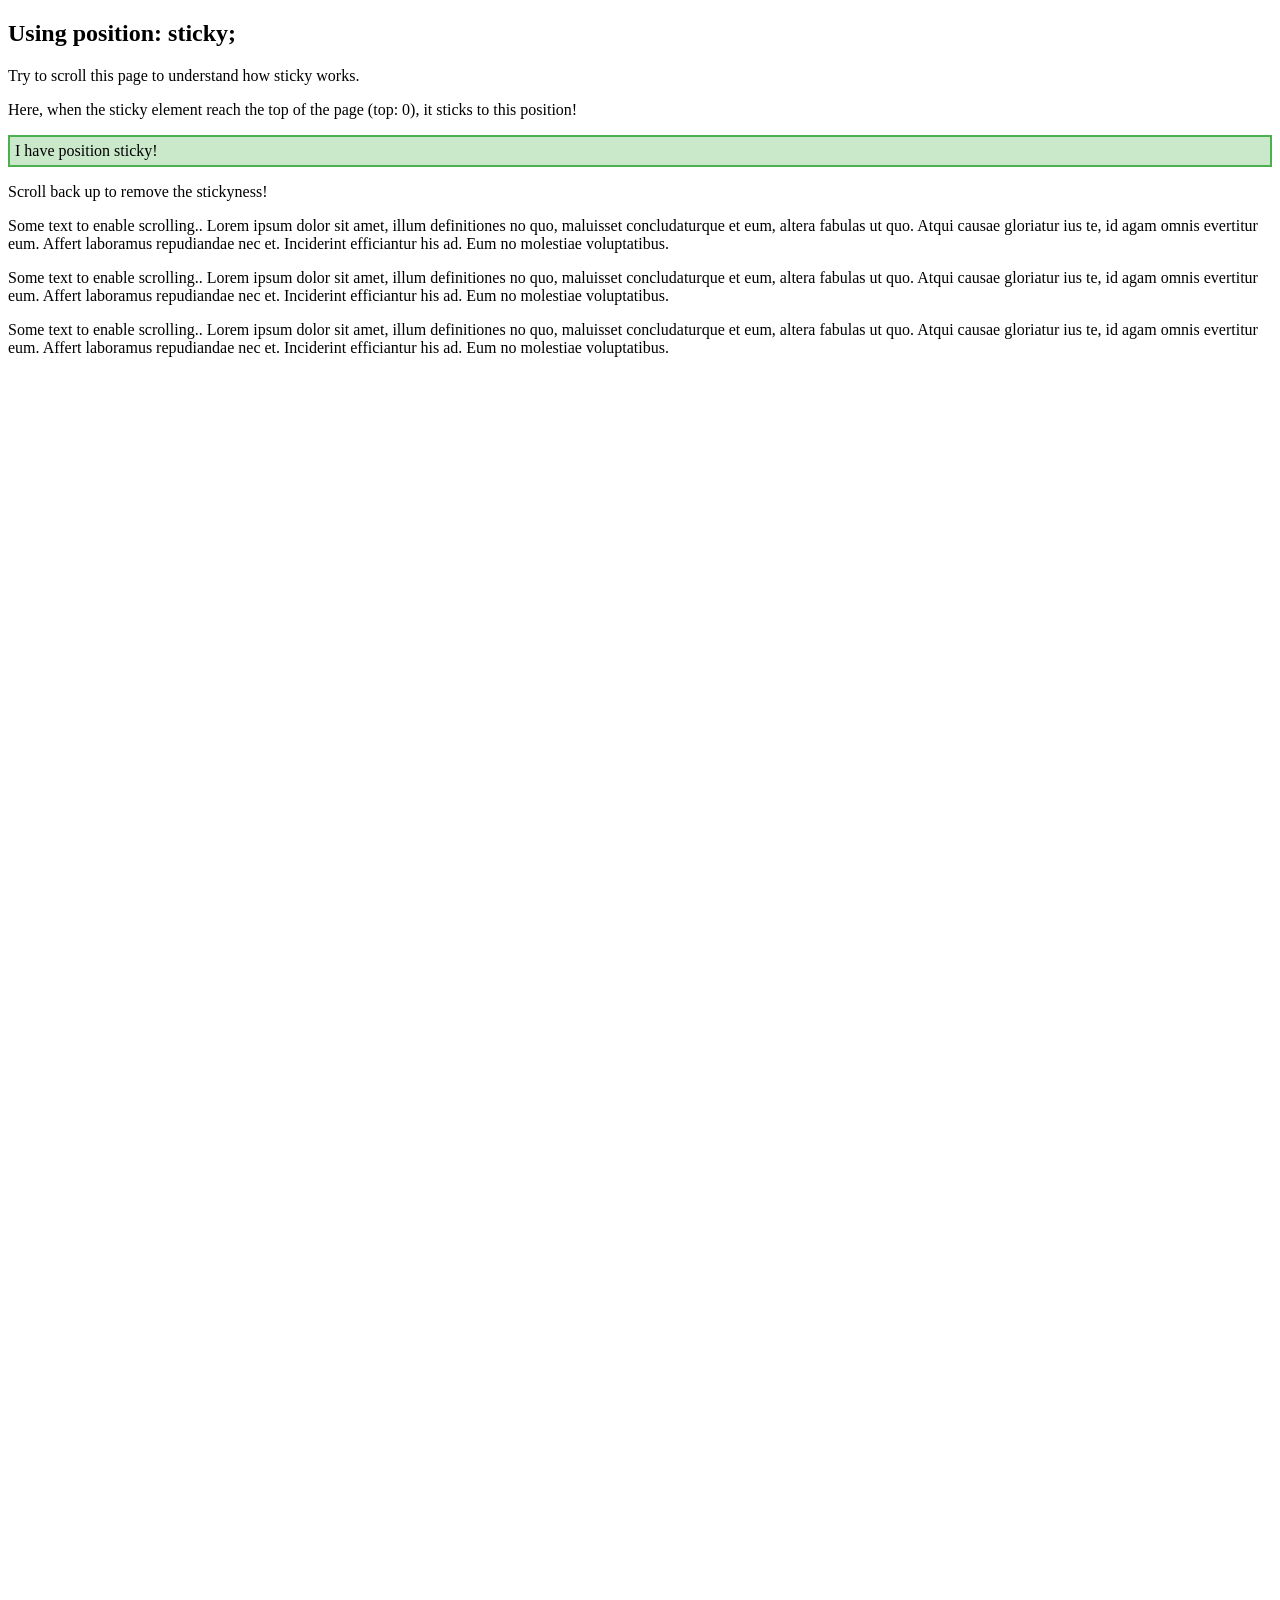
<file: products.html>
<!DOCTYPE html>
<html lang="en">

<head>
    <meta charset="UTF-8">
    <meta name="viewport" content="width=device-width, initial-scale=1.0">
    <title>การแต่งกายพื้นเมืองของไทย</title>
</head>
<style>
    div.sticky {
        position: sticky;
        top: 0;
        padding: 5px;
        background-color: #cae8ca;
        border: 2px solid #4CAF50;
    }
</style>
</head> 

<body>

    <h2>Using position: sticky;</h2>

    <p>Try to scroll this page to understand how sticky works.</p>

    <p>Here, when the sticky element reach the top of the page (top: 0), it sticks to this position!</p>

    <div class="sticky">I have position sticky!</div>

    <div style="padding-bottom:2000px">
        <p>Scroll back up to remove the stickyness!</p>
        <p>Some text to enable scrolling.. Lorem ipsum dolor sit amet, illum definitiones no quo, maluisset
            concludaturque et eum, altera fabulas ut quo. Atqui causae gloriatur ius te, id agam omnis evertitur eum.
            Affert laboramus repudiandae nec et. Inciderint efficiantur his ad. Eum no molestiae voluptatibus.</p>
        <p>Some text to enable scrolling.. Lorem ipsum dolor sit amet, illum definitiones no quo, maluisset
            concludaturque et eum, altera fabulas ut quo. Atqui causae gloriatur ius te, id agam omnis evertitur eum.
            Affert laboramus repudiandae nec et. Inciderint efficiantur his ad. Eum no molestiae voluptatibus.</p>
        <p>Some text to enable scrolling.. Lorem ipsum dolor sit amet, illum definitiones no quo, maluisset
            concludaturque et eum, altera fabulas ut quo. Atqui causae gloriatur ius te, id agam omnis evertitur eum.
            Affert laboramus repudiandae nec et. Inciderint efficiantur his ad. Eum no molestiae voluptatibus.</p>
    </div>
</body>

</html>
</file>
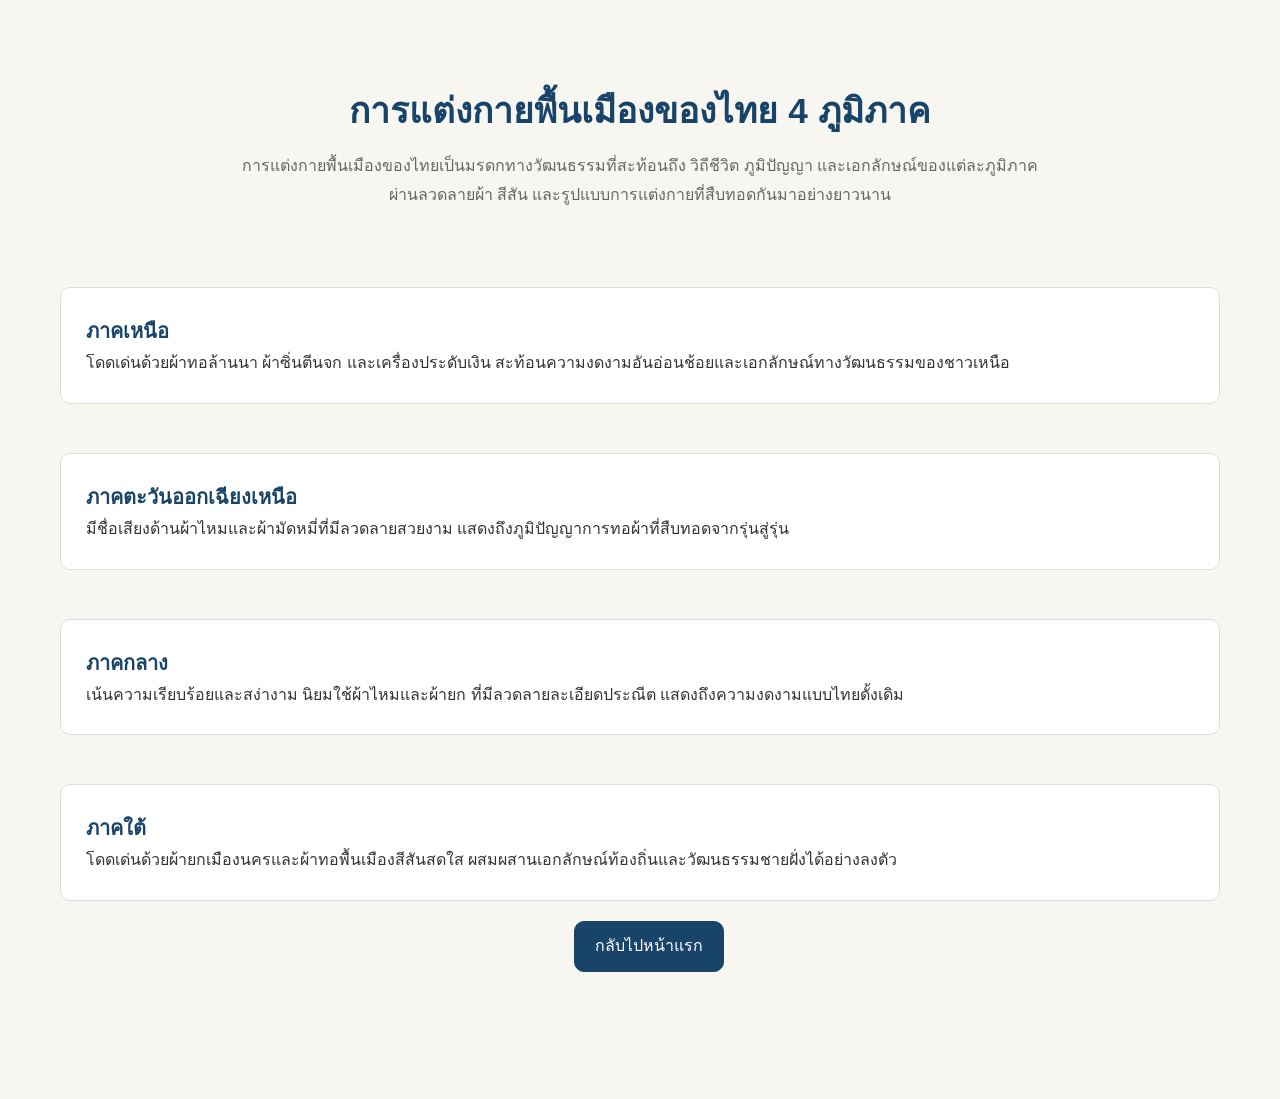
<file: regions.html>
<!DOCTYPE html>
<html lang="th">

<head>
    <meta charset="UTF-8">
    <meta name="viewport" content="width=device-width, initial-scale=1.0">
    <title>การแต่งกายพื้นเมืองของไทย</title>
     
    <link rel="stylesheet" href="regions.css">
</head>

<body>

    <div class="container">

        <div class="header">
            <h1>การแต่งกายพื้นเมืองของไทย 4 ภูมิภาค</h1>
            <p>
                การแต่งกายพื้นเมืองของไทยเป็นมรดกทางวัฒนธรรมที่สะท้อนถึง
                วิถีชีวิต ภูมิปัญญา และเอกลักษณ์ของแต่ละภูมิภาค ผ่านลวดลายผ้า
                สีสัน และรูปแบบการแต่งกายที่สืบทอดกันมาอย่างยาวนาน
            </p>
        </div>
         
        <div class="regions">
             
            <div class="region-card">
                <a href="/costume_northern.html">ภาคเหนือ</a>
                <p>
                    โดดเด่นด้วยผ้าทอล้านนา ผ้าซิ่นตีนจก และเครื่องประดับเงิน
                    สะท้อนความงดงามอันอ่อนช้อยและเอกลักษณ์ทางวัฒนธรรมของชาวเหนือ
                </p>
            </div>
             
            <div class="region-card">
                <a href="/costume_northeastern.html">ภาคตะวันออกเฉียงเหนือ</a>
                <p>
                    มีชื่อเสียงด้านผ้าไหมและผ้ามัดหมี่ที่มีลวดลายสวยงาม
                    แสดงถึงภูมิปัญญาการทอผ้าที่สืบทอดจากรุ่นสู่รุ่น
                </p>
            </div>
             
            <div class="region-card">
                <a href="/costume_central.html">ภาคกลาง</a>
                <p>
                    เน้นความเรียบร้อยและสง่างาม นิยมใช้ผ้าไหมและผ้ายก
                    ที่มีลวดลายละเอียดประณีต แสดงถึงความงดงามแบบไทยดั้งเดิม
                </p>
            </div>
             
            <div class="region-card">
                <a href="/costume_southern.html">ภาคใต้</a>
                <p>
                    โดดเด่นด้วยผ้ายกเมืองนครและผ้าทอพื้นเมืองสีสันสดใส
                    ผสมผสานเอกลักษณ์ท้องถิ่นและวัฒนธรรมชายฝั่งได้อย่างลงตัว
                </p>
            </div>
        </div>
        <div class="btn-link">
                <a href="index.html" class="btn-goTo-home">กลับไปหน้าแรก</a>
        </div>
         
    </div>
     
</body>

</html>
</file>
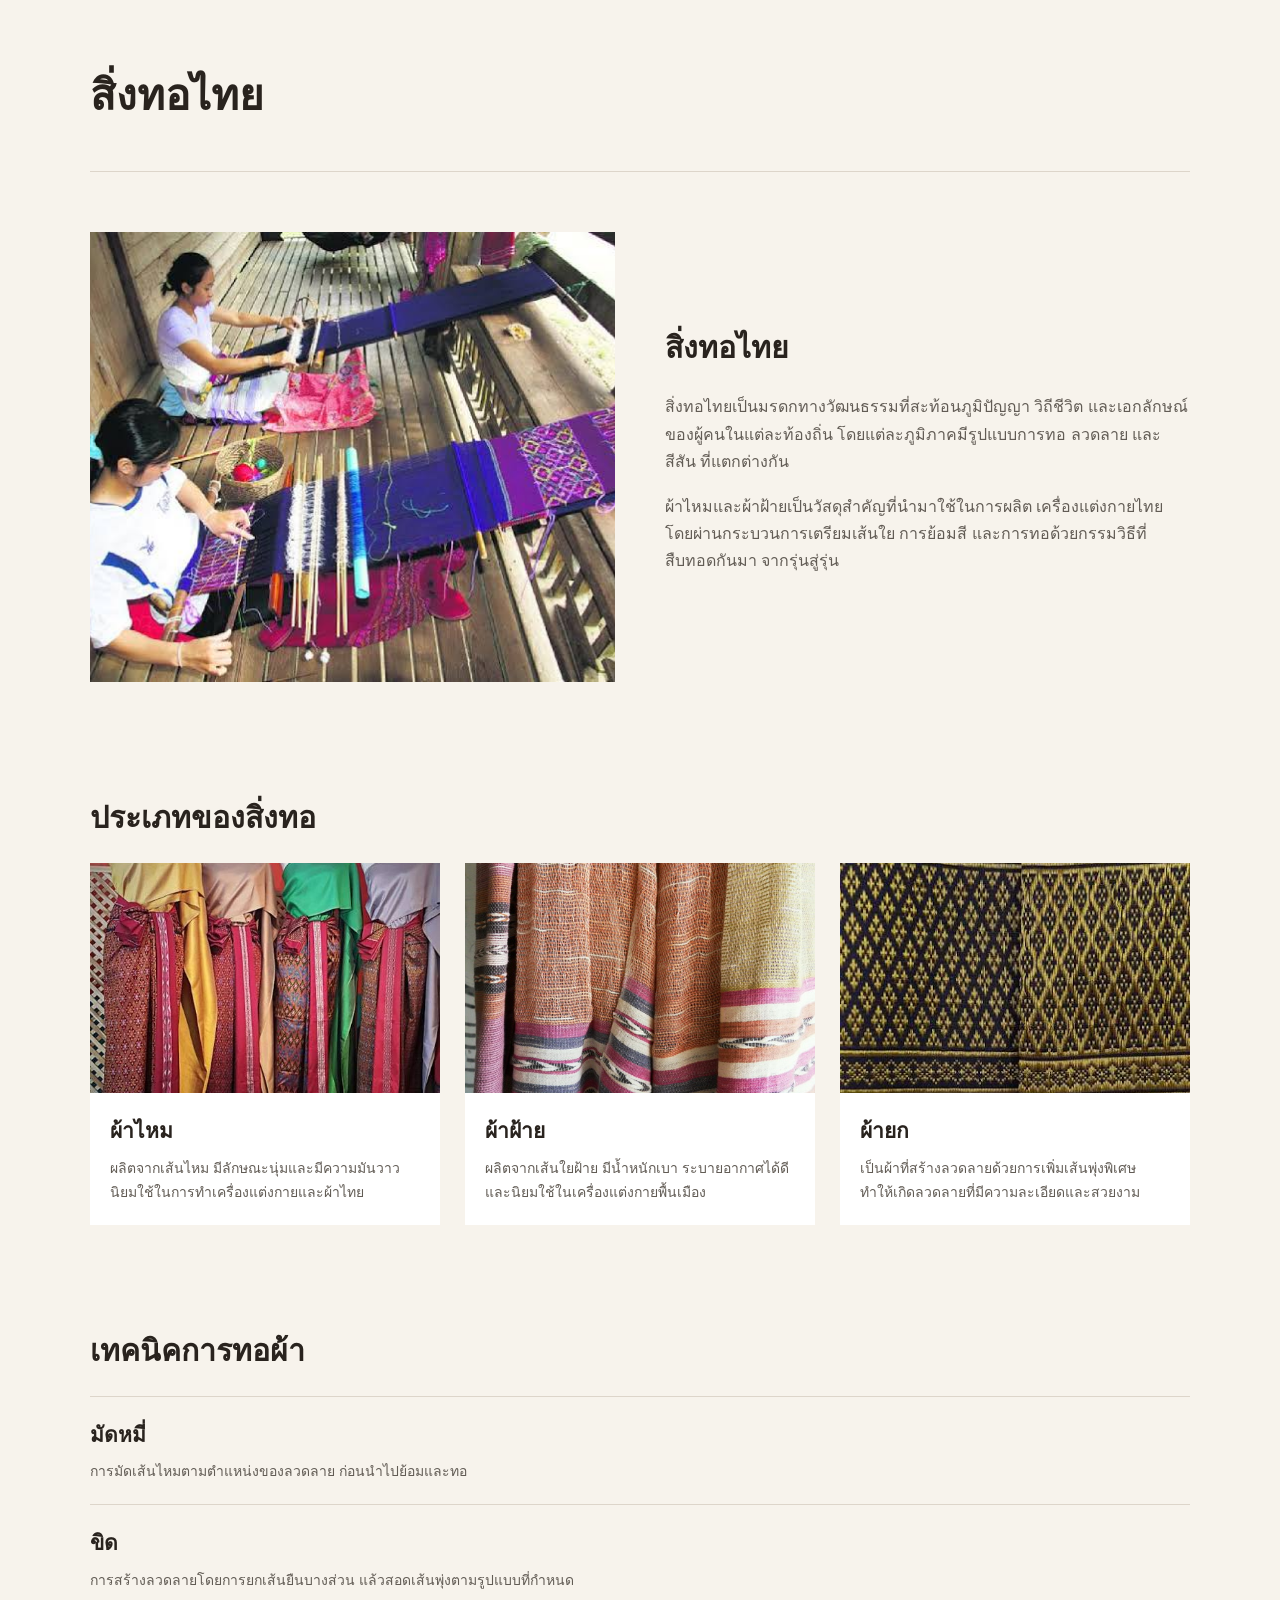
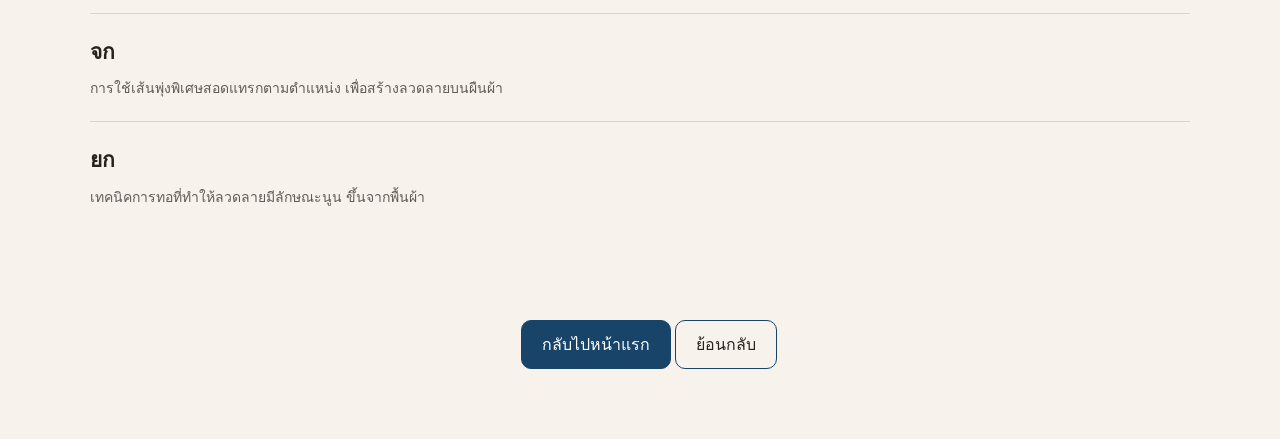
<file: textiles.html>
<!DOCTYPE html>
<html lang="th">

<head>
    <meta charset="UTF-8">
    <meta name="viewport" content="width=device-width, initial-scale=1.0">

    <title>สิ่งทอไทย</title>

    <link rel="stylesheet" href="textiles.css">
</head>

<body>

    <main class="textiles">

        <header class="page-header">
            <h1>สิ่งทอไทย</h1>
        </header>


        <section class="textile-section">

            <div class="image">
                <img src="img/thai-weaving.png" alt="การทอผ้าไทย">
            </div>

            <div class="content">

                <h2>สิ่งทอไทย</h2>

                <p>
                    สิ่งทอไทยเป็นมรดกทางวัฒนธรรมที่สะท้อนภูมิปัญญา
                    วิถีชีวิต และเอกลักษณ์ของผู้คนในแต่ละท้องถิ่น
                    โดยแต่ละภูมิภาคมีรูปแบบการทอ ลวดลาย และสีสัน
                    ที่แตกต่างกัน
                </p>

                <p>
                    ผ้าไหมและผ้าฝ้ายเป็นวัสดุสำคัญที่นำมาใช้ในการผลิต
                    เครื่องแต่งกายไทย โดยผ่านกระบวนการเตรียมเส้นใย
                    การย้อมสี และการทอด้วยกรรมวิธีที่สืบทอดกันมา
                    จากรุ่นสู่รุ่น
                </p>

            </div>

        </section>


        <section class="section">

            <h2>ประเภทของสิ่งทอ</h2>

            <div class="items">

                <article>
                    <img src="img/silk.png" alt="ผ้าไหมไทย">

                    <div>
                        <h3>ผ้าไหม</h3>

                        <p>
                            ผลิตจากเส้นไหม มีลักษณะนุ่มและมีความมันวาว
                            นิยมใช้ในการทำเครื่องแต่งกายและผ้าไทย
                        </p>
                    </div>
                </article>


                <article>
                    <img src="img/cotton.png" alt="ผ้าฝ้ายไทย">

                    <div>
                        <h3>ผ้าฝ้าย</h3>

                        <p>
                            ผลิตจากเส้นใยฝ้าย มีน้ำหนักเบา
                            ระบายอากาศได้ดี และนิยมใช้ในเครื่องแต่งกายพื้นเมือง
                        </p>
                    </div>
                </article>


                <article>
                    <img src="img/brocade.png" alt="ผ้ายก">

                    <div>
                        <h3>ผ้ายก</h3>

                        <p>
                            เป็นผ้าที่สร้างลวดลายด้วยการเพิ่มเส้นพุ่งพิเศษ
                            ทำให้เกิดลวดลายที่มีความละเอียดและสวยงาม
                        </p>
                    </div>
                </article>

            </div>

        </section>


        <section class="section">

            <h2>เทคนิคการทอผ้า</h2>

            <div class="techniques">

                <div>
                    <h3>มัดหมี่</h3>
                    <p>
                        การมัดเส้นไหมตามตำแหน่งของลวดลาย
                        ก่อนนำไปย้อมและทอ
                    </p>
                </div>

                <div>
                    <h3>ขิด</h3>
                    <p>
                        การสร้างลวดลายโดยการยกเส้นยืนบางส่วน
                        แล้วสอดเส้นพุ่งตามรูปแบบที่กำหนด
                    </p>
                </div>

                <div>
                    <h3>จก</h3>
                    <p>
                        การใช้เส้นพุ่งพิเศษสอดแทรกตามตำแหน่ง
                        เพื่อสร้างลวดลายบนผืนผ้า
                    </p>
                </div>

                <div>
                    <h3>ยก</h3>
                    <p>
                        เทคนิคการทอที่ทำให้ลวดลายมีลักษณะนูน
                        ขึ้นจากพื้นผ้า
                    </p>
                </div>

            </div>
            <div class="btn-link">
                    <a href="index.html" class="btn-goTo-home">กลับไปหน้าแรก</a>
                 <a href="/regions.html" class="btn-goBackTo-home">ย้อนกลับ</a>
            </div>
        </section>

    </main>

</body>

</html>
</file>
<file: about.css>
* {
    margin: 0;
    padding: 0;
    box-sizing: border-box;
}

:root {
    --navy: #18334A;
    --gold: #C6A45C;
    --cream: #f7f3ec;
    --cream-dark: #e9dfd0;
    --brown: #29231e;
    --max-width: 1500px;

    --font-display: "Noto Serif Thai", "Sarabun", serif;
    --font-body: "Sarabun", "Noto Serif Thai", sans-serif;

    --radius: 14px;
    --shadow-soft: 0 14px 30px -18px rgba(41, 35, 30, 0.45);
}

body {
    background-color: var(--cream);
    color: var(--brown);
    font-family: var(--font-body);
}

.about-container {
    width: 100%;
    max-width: var(--max-width);
    margin: 0 auto;
    padding: 50px 30px;
}

.text {
    max-width: 1000px;
    margin: 0 auto;
}

.text p {
    line-height: 1.8rem;
}

.text h1 {
    text-align: center;
    padding: 20px;
}


.source {
    max-width: 1000px;
    margin: 60px auto 0;
    padding-top: 30px;
    border-top: 1px solid var(--cream-dark);
}

.source h2 {
    margin-bottom: 20px;
    color: var(--navy);
}
.link-contact{
    display: flex;
    gap: 20px;
}
.link-contact a {
    color: var(--brown);
    border-bottom: 1px solid var(--gold);
    transition: 0.3s ease;
}

.link-contact a:hover {
    color: var(--gold);
}
</file>
<file: costume_central.css>
* {
    margin: 0;
    padding: 0;
    box-sizing: border-box;
}

html,
body {
    width: 100%;
    min-height: 100%;
}

body {
    background-color: var(--cream);
}

img {
    display: block;
    max-width: 100%;
    object-fit: cover;
}

:root {
    --navy: #18334A;
    --gold: #C6A45C;
    --cream: #f7f3ec;
    --cream-dark: #e9dfd0;
    --brown: #29231e;

    --max-width: 1200px;
}

/* container */

.costume-container {
    display: grid;
    grid-template-columns: repeat(2, 1fr);
    gap: 0 30px;

    max-width: var(--max-width);
    width: 100%;

    margin: 50px auto;
    padding: 0 20px;
}

/* แต่ละชุด */

.costume-content {
    display: contents;
}

/* รูป */

.costume-image {
    grid-column: 1;

    width: 100%;
    min-height: 450px;

    display: flex;
    justify-content: center;
    align-items: center;

    padding: 30px;
}

.costume-image img {
    width: 100%;
    max-width: 450px;
    height: 400px;

    border-radius: 20px;

    object-fit: cover;
}

/* รายละเอียด */

.costume-detail {
    grid-column: 2;

    padding: 50px 20px;

    font-family: sans-serif;
    line-height: 1.8;

    display: flex;
    flex-direction: column;
    align-items: flex-start;

    border-bottom: 1px solid var(--cream-dark);
}

.costume-detail>p:first-child {
    color: var(--gold);
    font-weight: bold;
    margin-bottom: 5px;
}

.costume-detail h1 {
    color: var(--brown);
    line-height: 1.4;
    margin-bottom: 20px;
}

.costume-detail h2 {
    margin-top: 20px;
    margin-bottom: 10px;
    color: var(--navy);
}

.costume-detail p {
    margin-bottom: 10px;
}

.costume-detail ul {
    padding-left: 25px;
}

.costume-detail li {
    margin-bottom: 8px;
}

.btn-link {
    grid-column: 1 / 3;
    display: flex;
    justify-content: center;
    align-items: center;
    margin: 20px 0px;
}

.btn-goTo-home {
    color: #ffffff;
    text-decoration: none;
    border: 1px solid #194469;
    background-color: #194469;
    padding: 10px 20px;
    border-radius: 10px;
}

.btn-goBackTo-home {
    color: var(--brown);
    text-decoration: none;
    border: 1px solid #194469;
    padding: 10px 20px;
    border-radius: 10px;

}

.costume-content:nth-of-type(4n + 3) .costume-detail {
    border-bottom: 1px solid var(--cream-dark);
}
</file>
<file: costume_northeastern.css>
* {
    margin: 0;
    padding: 0;
    box-sizing: border-box;
}

html,
body {
    width: 100%;
    min-height: 100%;
}

body {
    background-color: var(--cream);
}

img {
    display: block;
    max-width: 100%;
    object-fit: cover;
}

:root {
    --navy: #18334A;
    --gold: #C6A45C;
    --cream: #f7f3ec;
    --cream-dark: #e9dfd0;
    --brown: #29231e;

    --max-width: 1200px;
}

/* container */

.costume-container {
    display: grid;
    grid-template-columns: repeat(2, 1fr);
    gap: 0 30px;

    max-width: var(--max-width);
    width: 100%;

    margin: 50px auto;
    padding: 0 20px;
}

/* แต่ละชุด */

.costume-content {
    display: contents;
}

/* รูป */

.costume-image {
    grid-column: 1;

    width: 100%;
    min-height: 450px;

    display: flex;
    justify-content: center;
    align-items: center;

    padding: 30px;
}

.costume-image img {
    width: 100%;
    max-width: 450px;
    height: 400px;

    border-radius: 20px;

    object-fit: cover;
}

/* รายละเอียด */

.costume-detail {
    grid-column: 2;

    padding: 50px 20px;

    font-family: sans-serif;
    line-height: 1.8;

    display: flex;
    flex-direction: column;
    align-items: flex-start;

    border-bottom: 1px solid var(--cream-dark);
}

.costume-detail>p:first-child {
    color: var(--gold);
    font-weight: bold;
    margin-bottom: 5px;
}

.costume-detail h1 {
    color: var(--brown);
    line-height: 1.4;
    margin-bottom: 20px;
}

.costume-detail h2 {
    margin-top: 20px;
    margin-bottom: 10px;
    color: var(--navy);
}

.costume-detail p {
    margin-bottom: 10px;
}

.costume-detail ul {
    padding-left: 25px;
}

.costume-detail li {
    margin-bottom: 8px;
}

.btn-link {
    grid-column: 1 / 3;
    display: flex;
    justify-content: center;
    align-items: center;
    margin: 20px 0px;
}

.btn-goTo-home {
    color: #ffffff;
    text-decoration: none;
    border: 1px solid #194469;
    background-color: #194469;
    padding: 10px 20px;
    border-radius: 10px;
}

.btn-goBackTo-home {
    color: var(--brown);
            text-decoration: none;
            border: 1px solid #194469;
            padding: 10px 20px;
            border-radius: 10px;

    }

    /* สลับรูปกับรายละเอียดทุกชุดที่ 2 */

    .costume-content:nth-of-type(4n + 3) .costume-image {
        grid-column: 1;
        grid-row: auto;
    }

    .costume-content:nth-of-type(4n + 3) .costume-detail {
        grid-column: 2;
    }

    .costume-content:nth-of-type(4n + 3) .costume-detail {
        border-bottom: 1px solid var(--cream-dark);
    }



    @media (max-width: 800px) {

        .costume-container {
            grid-template-columns: 1fr;
            gap: 0;
        }

        .costume-image,
        .costume-detail {
            grid-column: 1 !important;
        }

        .costume-image {
            min-height: auto;
            padding: 30px 10px 10px;
        }

        .costume-image img {
            height: 350px;
        }

        .costume-detail {
            padding: 30px 10px 50px;
        }
    }
</file>
<file: costume_northern.css>
* {
     margin: 0;
     padding: 0;
     box-sizing: border-box;
 }

 html,
 body {
     height: 1000vh;
     width: 100%;
     height: 100%;
 }

 img {
     display: block;
     object-fit: cover;
 }

 :root {
     --navy: #18334A;
     --gold: #C6A45C;
     --cream: #f7f3ec;
     --cream-dark: #e9dfd0;
     --brown: #29231e;
     --max-width: 1200px;

     --font-display: "Noto Serif Thai", "Sarabun", serif;
     --font-body: "Sarabun", "Noto Serif Thai", sans-serif;

     --radius: 14px;
     --shadow-soft: 0 14px 30px -18px rgba(41, 35, 30, 0.45);
 }

 .costume-imgae {
     width: 100%;
     display: flex;
     justify-content: center;
     align-items: center;
 }

 .costume-imgae>img {
     border-radius: 20px;
 }

 .costume-container {
     display: grid;
     grid-template-columns: repeat(2, 1fr);
     gap: 30px;
     margin: 50px auto;
     max-width: var(--max-width);
     width: var(--max-width);
     margin: 50px auto;
 }


 .costume-content {
     display: contents;
 }

 .costume-detail {
     grid-column: 2;
     font-family: sans-serif;
     line-height: 2.0rem;
     display: flex;
     flex-direction: column;
     align-items: start;
     padding: 50px 20px;
 }

 .costume-detail>p {
     color: var(--gold);
 }

 .costume-imgae {
     grid-column: 1;
 }

 .costume-block:nth-child(even) .costume-imgae {
     grid-column: 2;
 }

 .costume-block:nth-child(even) .costume-detail {
     grid-column: 1;
 }

 .btn-link {
     grid-column: 1 / 3;
     display: flex;
     justify-content: center;
     align-items: center;
     margin: 20px 0px;
 }

 .btn-goTo-home {
     color: #ffffff;
     text-decoration: none;
     border: 1px solid #194469;
     background-color: #194469;
     padding: 10px 20px;
     border-radius: 10px;
 }

 .btn-goBackTo-home {
     color: var(--brown);
     text-decoration: none;
     border: 1px solid #194469;
     padding: 10px 20px;
     border-radius: 10px;

 }
</file>
<file: costume_southern.css>
* {
    margin: 0;
    padding: 0;
    box-sizing: border-box;
}

html,
body {
    width: 100%;
    min-height: 100%;
}

body {
    background-color: var(--cream);
}

img {
    display: block;
    max-width: 100%;
    object-fit: cover;
}

:root {
    --navy: #18334A;
    --gold: #C6A45C;
    --cream: #f7f3ec;
    --cream-dark: #e9dfd0;
    --brown: #29231e;

    --max-width: 1200px;
}

/* container */

.costume-container {
    display: grid;
    grid-template-columns: repeat(2, 1fr);
    gap: 0 30px;

    max-width: var(--max-width);
    width: 100%;

    margin: 50px auto;
    padding: 0 20px;
}

/* แต่ละชุด */

.costume-content {
    display: contents;
}

/* รูป */

.costume-image {
    grid-column: 1;

    width: 100%;
    min-height: 450px;

    display: flex;
    justify-content: center;
    align-items: center;

    padding: 30px;
}

.costume-image img {
    width: 100%;
    max-width: 450px;
    height: 400px;

    border-radius: 20px;

    object-fit: cover;
}

/* รายละเอียด */

.costume-detail {
    grid-column: 2;

    padding: 50px 20px;

    font-family: sans-serif;
    line-height: 1.8;

    display: flex;
    flex-direction: column;
    align-items: flex-start;

    border-bottom: 1px solid var(--cream-dark);
}

.costume-detail>p:first-child {
    color: var(--gold);
    font-weight: bold;
    margin-bottom: 5px;
}

.costume-detail h1 {
    color: var(--brown);
    line-height: 1.4;
    margin-bottom: 20px;
}

.costume-detail h2 {
    margin-top: 20px;
    margin-bottom: 10px;
    color: var(--navy);
}

.costume-detail p {
    margin-bottom: 10px;
}

.costume-detail ul {
    padding-left: 25px;
}

.costume-detail li {
    margin-bottom: 8px;
}

.btn-link {
    grid-column: 1 / 3;
    display: flex;
    justify-content: center;
    align-items: center;
    margin: 20px 0px;
}

.btn-goTo-home {
    color: #ffffff;
    text-decoration: none;
    border: 1px solid #194469;
    background-color: #194469;
    padding: 10px 20px;
    border-radius: 10px;
}

.btn-goBackTo-home {
    color: var(--brown);
    text-decoration: none;
    border: 1px solid #194469;
    padding: 10px 20px;
    border-radius: 10px;

}

/* สลับรูปกับรายละเอียดทุกชุดที่ 2 */

.costume-content:nth-of-type(4n + 3) .costume-image {
    grid-column: 1;
    grid-row: auto;
}

.costume-content:nth-of-type(4n + 3) .costume-detail {
    grid-column: 2;
}

.costume-content:nth-of-type(4n + 3) .costume-detail {
    border-bottom: 1px solid var(--cream-dark);
}



@media (max-width: 800px) {

    .costume-container {
        grid-template-columns: 1fr;
        gap: 0;
    }

    .costume-image,
    .costume-detail {
        grid-column: 1 !important;
    }

    .costume-image {
        min-height: auto;
        padding: 30px 10px 10px;
    }

    .costume-image img {
        height: 350px;
    }

    .costume-detail {
        padding: 30px 10px 50px;
    }
}
</file>
<file: history.css>
* {
    box-sizing: border-box;
    margin: 0;
    padding: 0;
    text-decoration: none;
    list-style: none;
    scroll-behavior: smooth;
}

html,
body {
    width: 100%;
    min-height: 100%;
}

body {
    background-color: var(--cream);
}

img {
    display: block;
    max-width: 100%;
    object-fit: cover;
}

:root {
    --navy: #18334A;
    --gold: #C6A45C;
    --cream: #f7f3ec;
    --cream-dark: #e9dfd0;
    --brown: #29231e;
    --max-width: 1500px;

    --font-display: "Noto Serif Thai", "Sarabun", serif;
    --font-body: "Sarabun", "Noto Serif Thai", sans-serif;

    --radius: 14px;
    --shadow-soft: 0 14px 30px -18px rgba(41, 35, 30, 0.45);
}

.title {
    text-align: center;
    margin: 50px 0;
}

.history-container {
    width: 100%;
    margin-top: 50px;
}

.history-content::before {
    content: "";
    position: absolute;
    top: 0;
    bottom: 0;
    left: 50%;
    width: 2px;
    background-color: var(--gold);
    transform: translateX(-50%);
}

.card-history::before {
    content: "";
    position: absolute;
    top: 30%;
    left: 50%;
    width: 18px;
    height: 18px;
    background-color: var(--cream);
    border: 4px solid var(--gold);
    border-radius: 50%;
    transform: translate(-50%, -50%);
    z-index: 2;
}

.history-content {
    width: 100%;
    position: relative;
    max-width: var(--max-width);
    margin: 0 auto;
    padding: 0 30px;
}

.card-history {
    position: relative;
    display: grid;
    grid-template-columns: repeat(2, minmax(0, 1fr));
    align-items: center;
    gap: 50px;
    line-height: 2rem;
    min-height: 600px;
}

.history-image {
    width: 100%;
    display: flex;
    justify-content: center;
    align-items: center;
}

.history-image img {
    width: 100%;
    height: auto;
    max-height: 600px;
    object-fit: cover;
    border-radius: var(--radius);
}

.history-detail {
    width: 100%;
}

.btn-link {
    grid-column: 1 / 3;
    display: flex;
    justify-content: center;
    align-items: center;
    margin: 20px 0px;
}

.btn-goTo-home {
    color: #ffffff;
    text-decoration: none;
    border: 1px solid #194469;
    background-color: #194469;
    padding: 10px 20px;
    border-radius: 10px;
}

.btn-goBackTo-home {
    color: var(--brown);
    text-decoration: none;
    border: 1px solid #194469;
    padding: 10px 20px;
    border-radius: 10px;

}

.card-history:nth-child(even) .history-image {
    order: 2;
}

.card-history:nth-child(even) .history-detail {
    order: 1;
}
</file>
<file: regions.css>
* {
     margin: 0;
     padding: 0;
     box-sizing: border-box;
 }

 body {
     font-family: Tahoma, sans-serif;
     background: #f8f6f1;
     color: #333;
     line-height: 1.8;
 }

 .btn-link {
     display: flex;
     justify-content: center;
     align-items: center;
     margin: 20px 0px;
 }

 .btn-goTo-home {
     color: #ffffff;
     text-decoration: none;
     border: 1px solid #194469;
     background-color: #194469;
     padding: 10px 20px;
     border-radius: 10px;
 }

 .container {
     position: relative;
     max-width: 1200px;
     margin: 50px auto;
     padding: 0 20px;
 }

 .header {
     text-align: center;
     margin-bottom: 10px;
 }

 .header h1 {
     font-size: 2.2rem;
     color: #194469;
     margin-bottom: 10px;
 }

 .header p {
     max-width: 800px;
     margin: auto;
     color: #666;
 }

 .regions {
     display: grid;
     grid-template-columns: repeat(auto-fit, minmax(250px, 1fr));
     gap: 10px;
 }

 .region-card {
     grid-column: 1/-1;
     background: #fff;
     border: 1px solid #ddd;
     border-radius: 10px;
     padding: 25px;
 }

 .region-card a {
     color: #194469;
     margin-bottom: 10px;
     font-weight: bold;
     text-align: justify;
     text-decoration: none;
     font-size: 20px;
     transition: .2s ease-in-out;
 }

 .region-card a:hover {
     font-size: 26px;
 }
</file>
<file: textiles.css>
* {
     margin: 0;
     padding: 0;
     box-sizing: border-box;
 }

 body {
     font-family: Arial, sans-serif;
     color: #29231e;
     background: #f7f3ec;
     line-height: 1.7;
 }

 img {
     display: block;
     width: 100%;
     height: 100%;
     object-fit: cover;
 }

 .textiles {
     width: min(1100px, 90%);
     margin: auto;
 }

 .page-header {
     padding: 60px 0 40px;
     border-bottom: 1px solid #ddd5ca;
 }

 .page-header h1 {
     font-size: 42px;
     font-weight: 600;
 }

 .page-header p {
     color: #777;
     margin-top: 3px;
 }

 .textile-section {
     display: grid;
     grid-template-columns: 1fr 1fr;
     gap: 50px;
     align-items: center;
     padding: 60px 0;
 }

 .image {
     height: 450px;
 }

 .content h2,
 .section>h2 {
     font-size: 30px;
     font-weight: 600;
     margin-bottom: 20px;
 }

 .content p {
     color: #625c55;
     margin-bottom: 18px;
 }

 .section {
     padding: 50px 0;
 }

 .items {
     display: grid;
     grid-template-columns: repeat(3, 1fr);
     gap: 25px;
 }

 .items article {
     background: #fff;
 }

 .items article img {
     height: 230px;
 }

 .items article div {
     padding: 20px;
 }

 .items h3,
 .techniques h3 {
     font-size: 21px;
     margin-bottom: 8px;
 }

 .items p,
 .techniques p {
     color: #625c55;
     font-size: 14px;
 }

 .techniques {

     padding-bottom: 70px;
 }

 .techniques>div {
     padding: 20px 0;
     border-top: 1px solid #ddd5ca;
 }

 .btn-link {
     grid-column: 1 / 3;
     display: flex;
     justify-content: center;
     align-items: center;
     margin: 20px 0px;
 }

 .btn-goTo-home {
     color: #ffffff;
     text-decoration: none;
     border: 1px solid #194469;
     background-color: #194469;
     padding: 10px 20px;
     border-radius: 10px;
 }

 .btn-goBackTo-home {
     color: var(--brown);
     text-decoration: none;
     border: 1px solid #194469;
     padding: 10px 20px;
     border-radius: 10px;

 }

 @media (max-width: 750px) {

     .textile-section {
         grid-template-columns: 1fr;
         gap: 30px;
     }

     .image {
         height: 350px;
     }

     .items {
         grid-template-columns: 1fr;
     }

     .techniques {
         grid-template-columns: 1fr;
         gap: 0;
     }
 }
</file>
